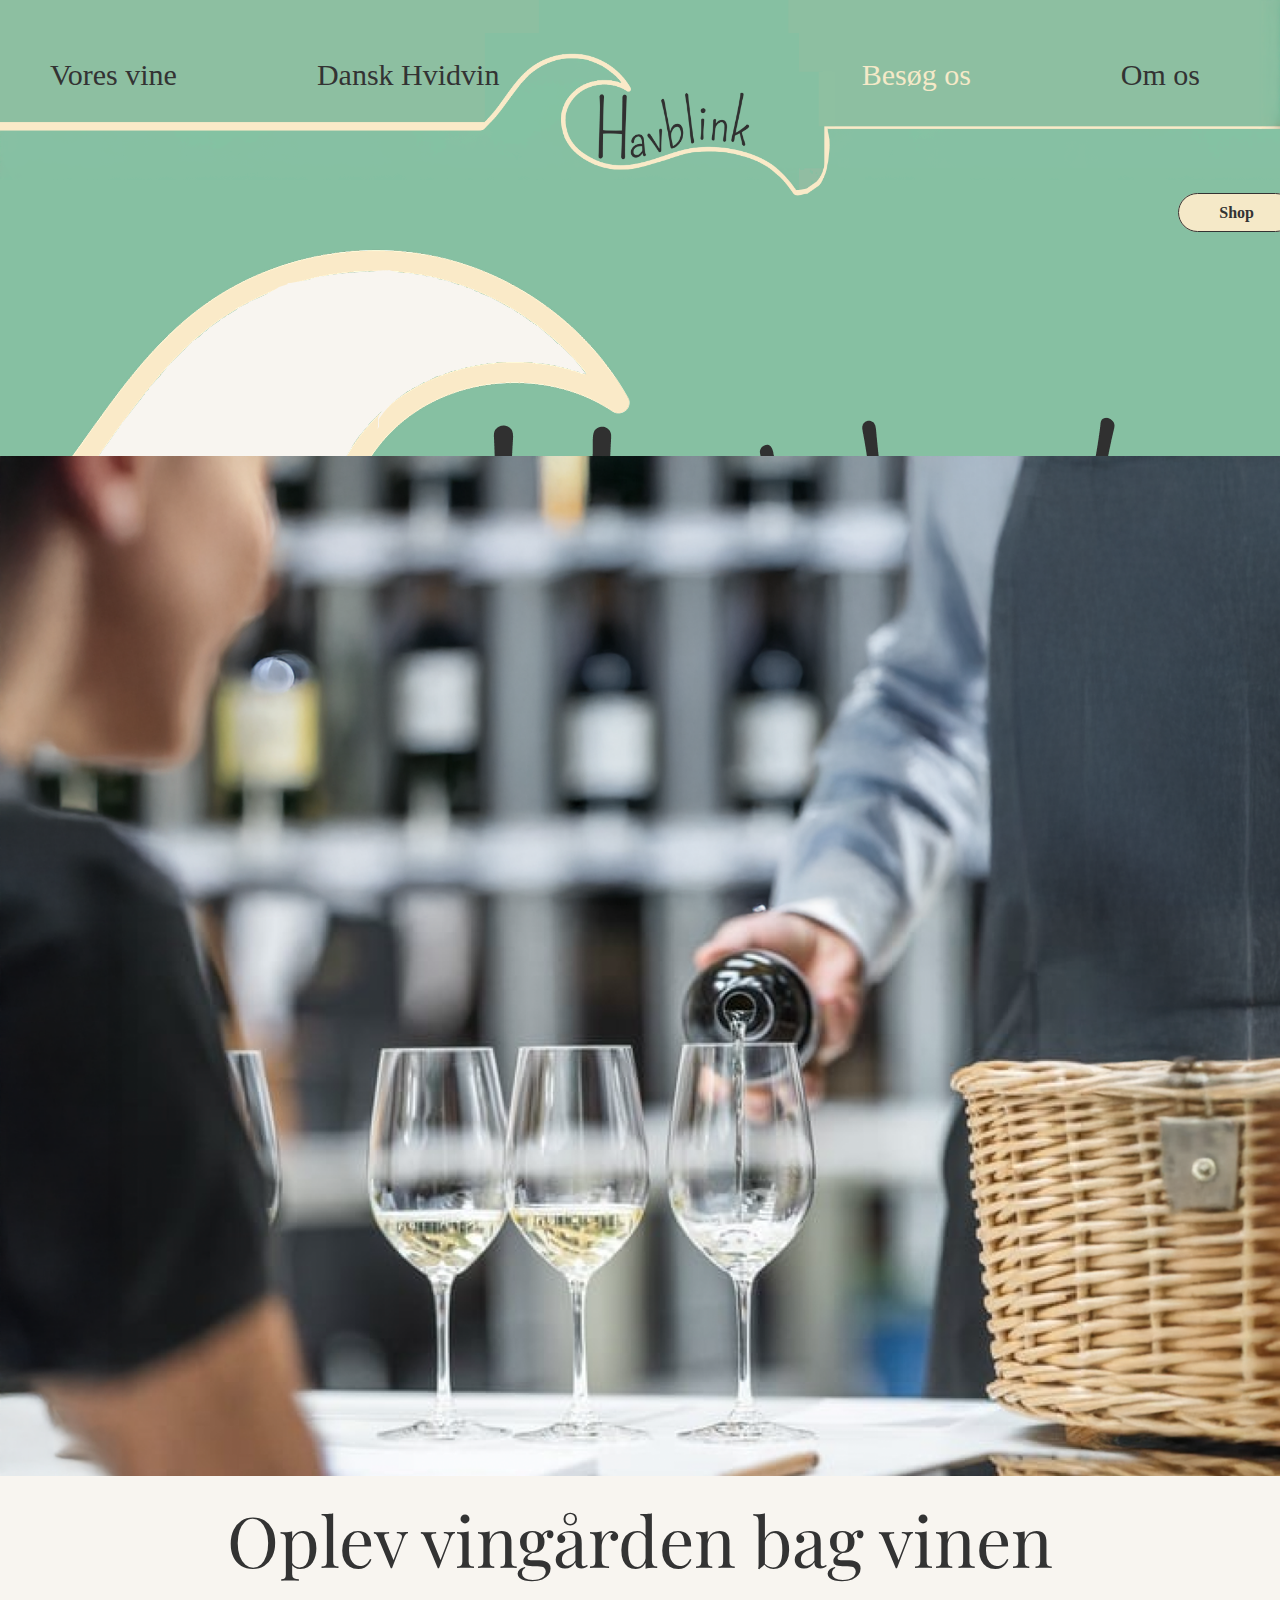
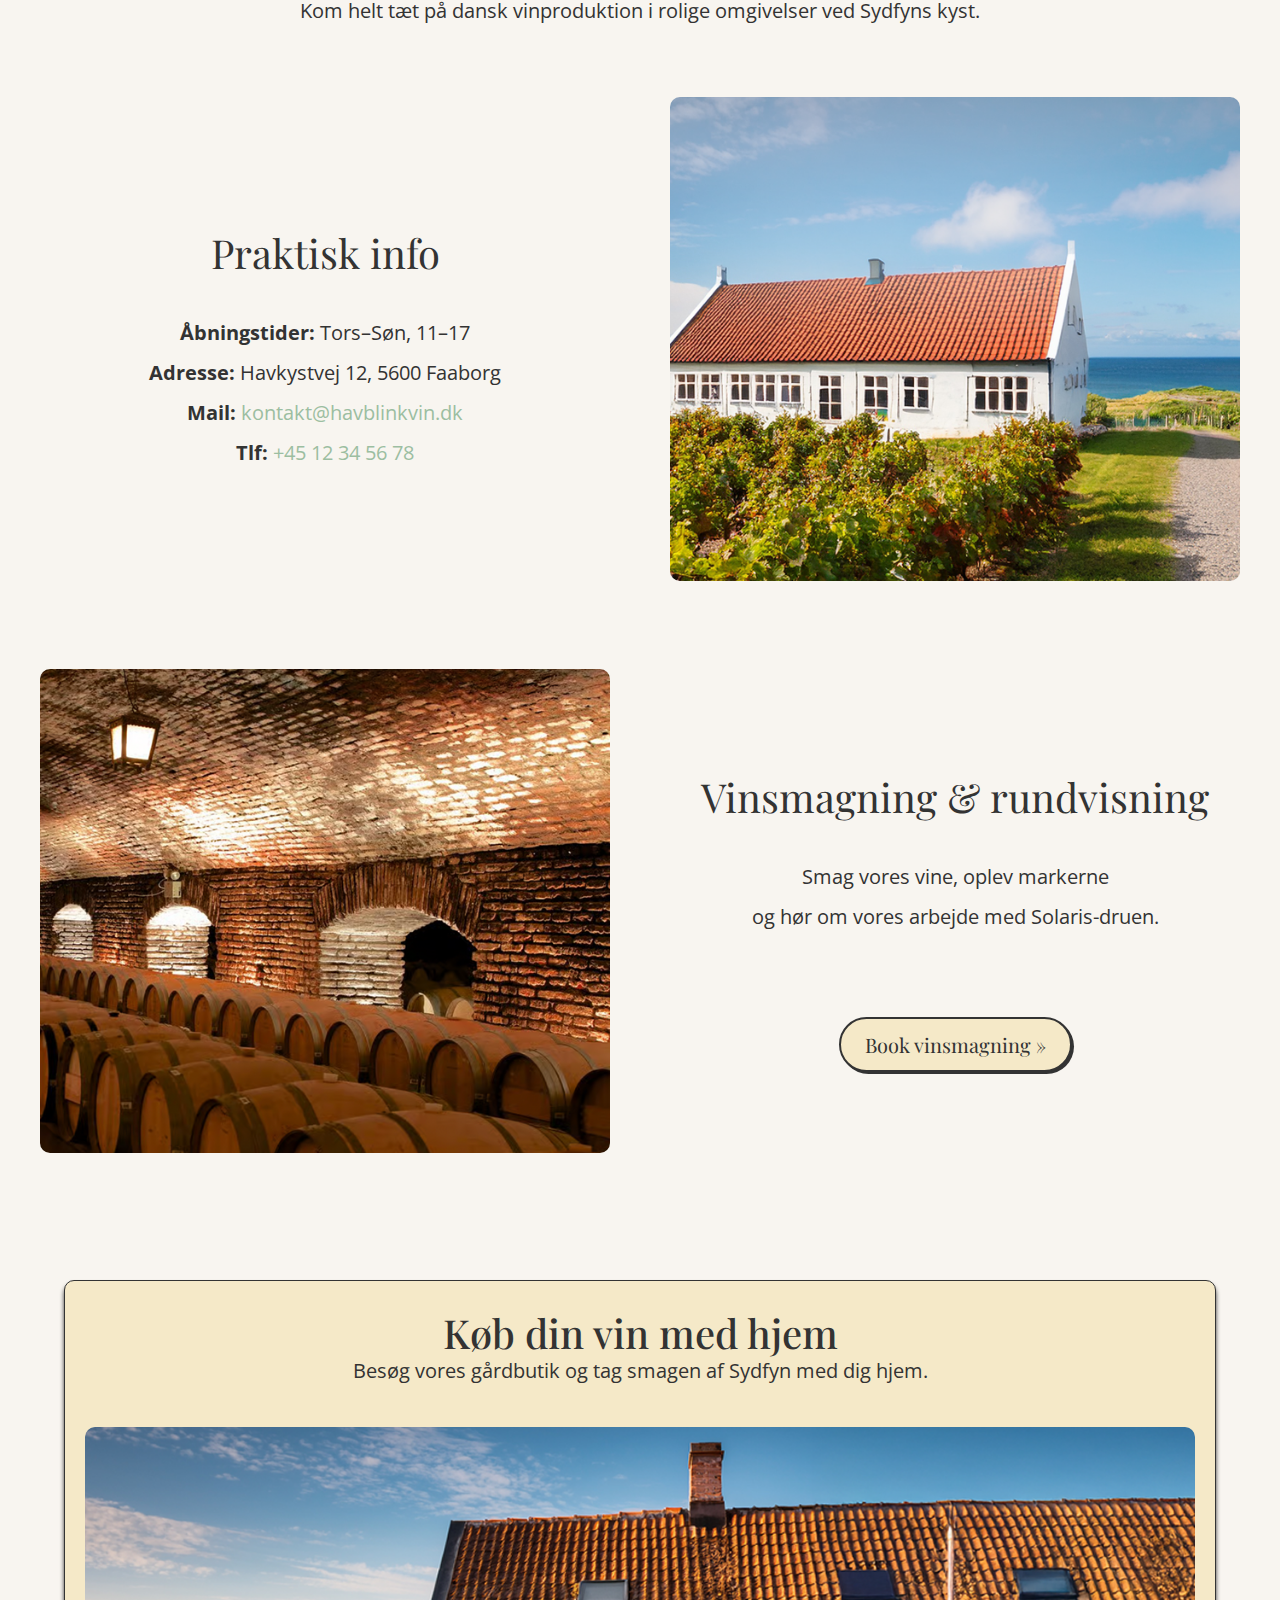
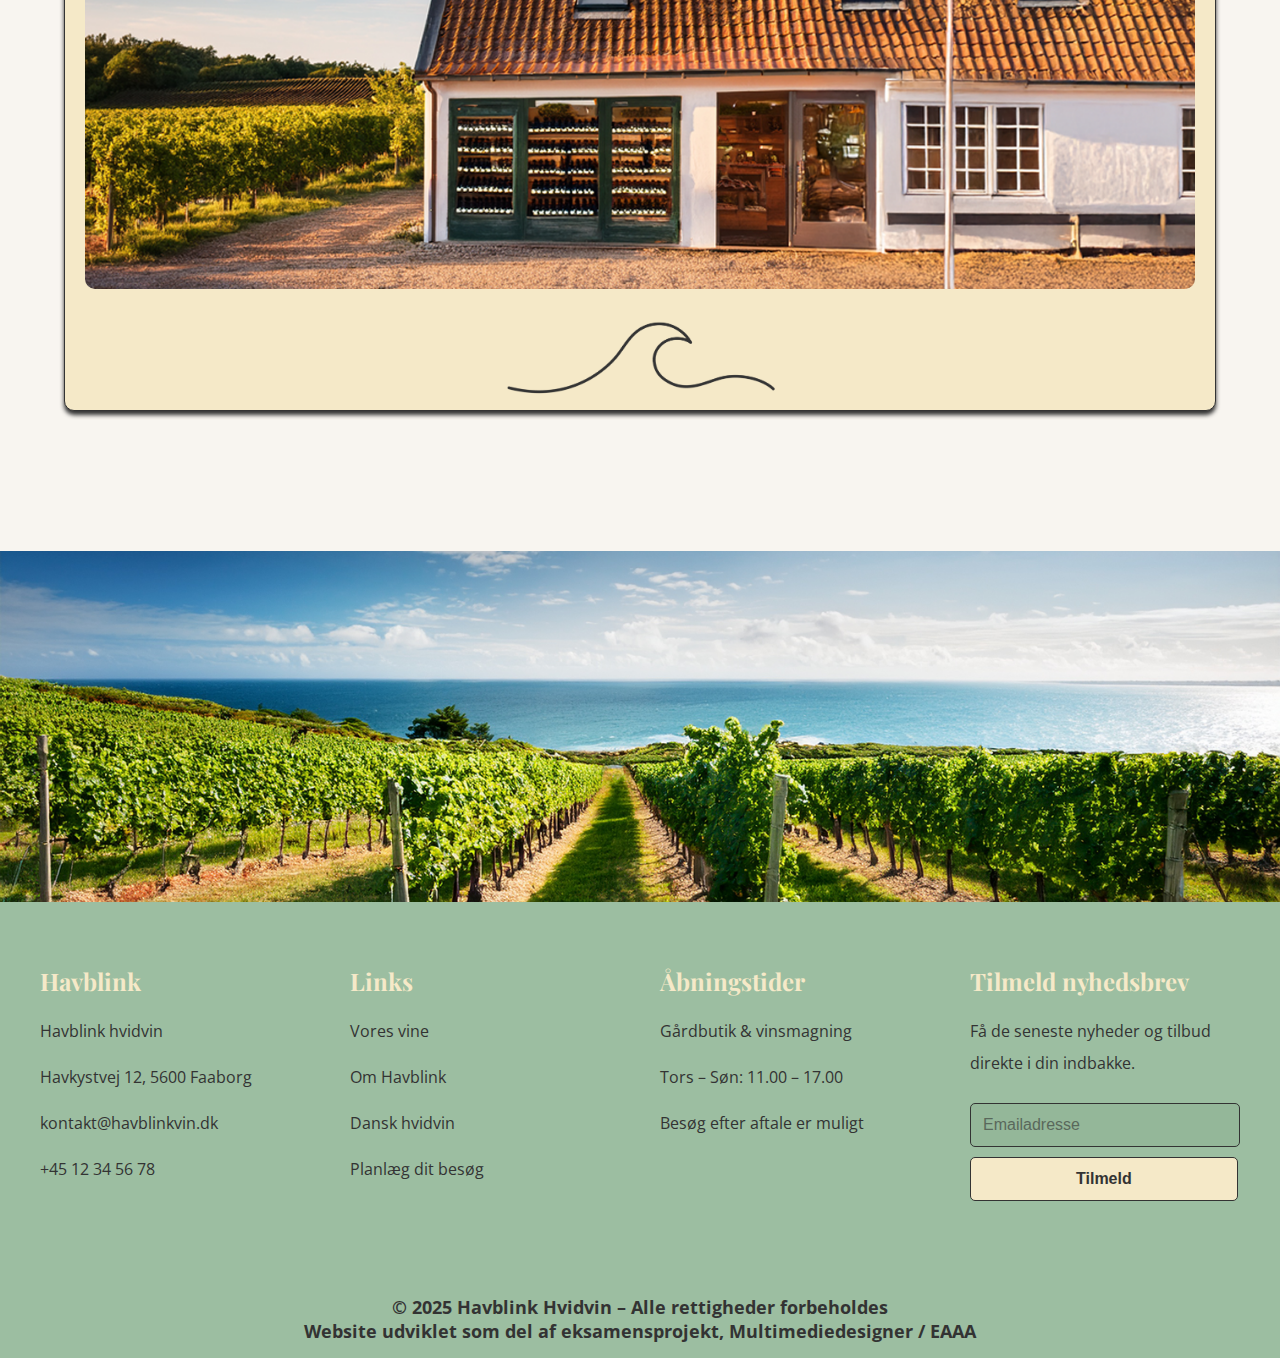
<file: besogos.html>
<!DOCTYPE html>
<html lang="da">
<head>
    <meta charset="UTF-8">
    <meta name="viewport" content="width=device-width, initial-scale=1.0">
    <title>Besøg Havblink</title>
    <link rel="stylesheet" href="headerfooter.css">
    <link rel="stylesheet" href="besogos.css">
    <link rel="icon" href="favicon.ico" type="image/x-icon">
</head>
<body>
    <header>
        <div class="logo-wrapper">
            <img src="images/header/header2.png" alt="Havblink Logo" class="header2" usemap="#logo-ss" id="logo">
            <img src="images/logo/logo2.png" alt="Havblink Logo" id="logo2">
          </div>
          <map name="logo-ss"> <!--koordinater, der matcher billedets dimensioner (1452x150px)-->
              <!--Herunder har jeg lavet et usynligt felt der gør logoet klikbart selvom det bare er et billede-->
           <area shape="rect" coords="660,199,910,80" alt="hjem" href="index.html">
         </map>
      <!-- Burger Menu -->
      <div class="burger-menu">
        <div class="burger-icon">&#9776;</div>
      </div>

      <!-- Mobilmenu (hidden by default) -->
      <nav class="mobile-nav">
        <a href="index.html">Forside</a>
        <a href="voresvine.html">Vores vine</a>
        <a href="danskhvidvin.html">Dansk hvidvin</a>
        <a href="besogos.html" style="color: #728e79;">Besøg os</a>
        <a href="omos.html">Om os</a>
      </nav>

        <nav class="nav-left">
            <a href="voresvine.html">Vores vine</a>
            <a href="danskhvidvin.html">Dansk Hvidvin</a>
        </nav>
        <nav class="nav-right">
            <a href="besogos.html" style="color: #F5E9C8;">Besøg os</a>
            <a href="omos.html">Om os</a>
        </nav>
      
        <div class="shop-btn">
          <a href="404.html">Shop</a>
        </div>
    </header>
    <main>
        <!-- Hero Section -->
        <section class="hero">
            <img src="images/besog-os/hero2.png" alt="Dansk Hvidvin">
        </section>
        <!-- Intro Section -->
        <section class="intro-section">
            <h2>Oplev vingården bag vinen</h2>
            <p>Kom helt tæt på dansk vinproduktion i rolige omgivelser ved Sydfyns kyst.</p>
        </section>
        <!-- Section 2 --> 
        <section class="visit-info">
            <div class="info-row">
              <div class="text-info">
                <h3>Praktisk info</h3>
                <p><strong>Åbningstider:</strong> Tors–Søn, 11–17</p>
                <p><strong>Adresse:</strong> Havkystvej 12, 5600 Faaborg</p>
                <p><strong>Mail:</strong> <a href="mailto:kontakt@havblinkvin.dk">kontakt@havblinkvin.dk</a></p>
                <p><strong>Tlf:</strong> <a href="tel:+4512345678">+45 12 34 56 78</a></p>
              </div>
              <div class="img-box">
                <img src="images/besog-os/vingaarden.png" alt="Gårdbutik billede">
              </div>
            </div>
          
            <div class="info-row">
              <div class="img-box">
                <img src="images/besog-os/vinkaelder.png" alt="Vinkælder billede">
              </div>
              <div class="text-info">
                <h3>Vinsmagning & rundvisning</h3>
                <p>Smag vores vine, oplev markerne<br> og hør om vores arbejde med Solaris-druen.</p>
                <button class="btn-light" onclick="window.location.href='404.html'">Book vinsmagning »</button>
              </div>
            </div>
          </section>
          
          <section class="gold-cta">
            <h3>Køb din vin med hjem</h3>
            <p>Besøg vores gårdbutik og tag smagen af Sydfyn med dig hjem.</p>
            <img src="images/besog-os/butik.png" alt="Gårdbutik" class="gold-image" />
            <img src="images/logo/wave.png" alt="bølge" class="wave-img" />
          </section>       
    <section class="vineyard">
        <img src="images/landingpage/overfooter.png" alt="Vinmark med havudsigt"/>
    </section>
      </main>
      <footer>
        <div class="footer-columns">
          <div>
                <h4>Havblink</h4>
                <p>Havblink hvidvin</p>
                <p>Havkystvej 12, 5600 Faaborg</p>
                <p><a href="mailto:kontakt@havblinkvin.dk" target="_blank">kontakt@havblinkvin.dk</a></p>
                <p><a href="tel:12345678" target="_blank">+45 12 34 56 78</a></p>
          </div>
          <div>
            <h4>Links</h4>
            <p><a href="voresvine.html">Vores vine</a></p>
            <p><a href="omos.html">Om Havblink</a></p>
            <p><a href="danskhvidvin.html">Dansk hvidvin</a></p>
            <p><a href="besogos.html">Planlæg dit besøg</a></p>
          </div>
          <div>
            <h4>Åbningstider</h4>
            <p>Gårdbutik & vinsmagning</p>
            <p>Tors – Søn: 11.00 – 17.00</p>
            <p>Besøg efter aftale er muligt</p>
          </div>
          <div>
            <h4>Tilmeld nyhedsbrev</h4>
            <p>Få de seneste nyheder og tilbud direkte i din indbakke.</p>
            <input type="email" placeholder="Emailadresse" />
            <button>Tilmeld</button>
          </div>
        </div>
        <p class="footer-note">© 2025 Havblink Hvidvin – Alle rettigheder forbeholdes<br>Website udviklet som del af eksamensprojekt, Multimediedesigner / EAAA</p>
      </footer>
</body>
<script>
  document.addEventListener("DOMContentLoaded", function () {
    const burgerIcon = document.querySelector('.burger-icon');
    const mobileNav = document.querySelector('.mobile-nav');

    // Toggle visning
    burgerIcon.addEventListener('click', function () {
      mobileNav.classList.toggle('show');
    });

    // Luk menu når man klikker på et link
    const links = mobileNav.querySelectorAll('a');
    links.forEach(link => {
      link.addEventListener('click', function () {
        mobileNav.classList.remove('show');
      });
    });
  });
</script>
</html>
</file>
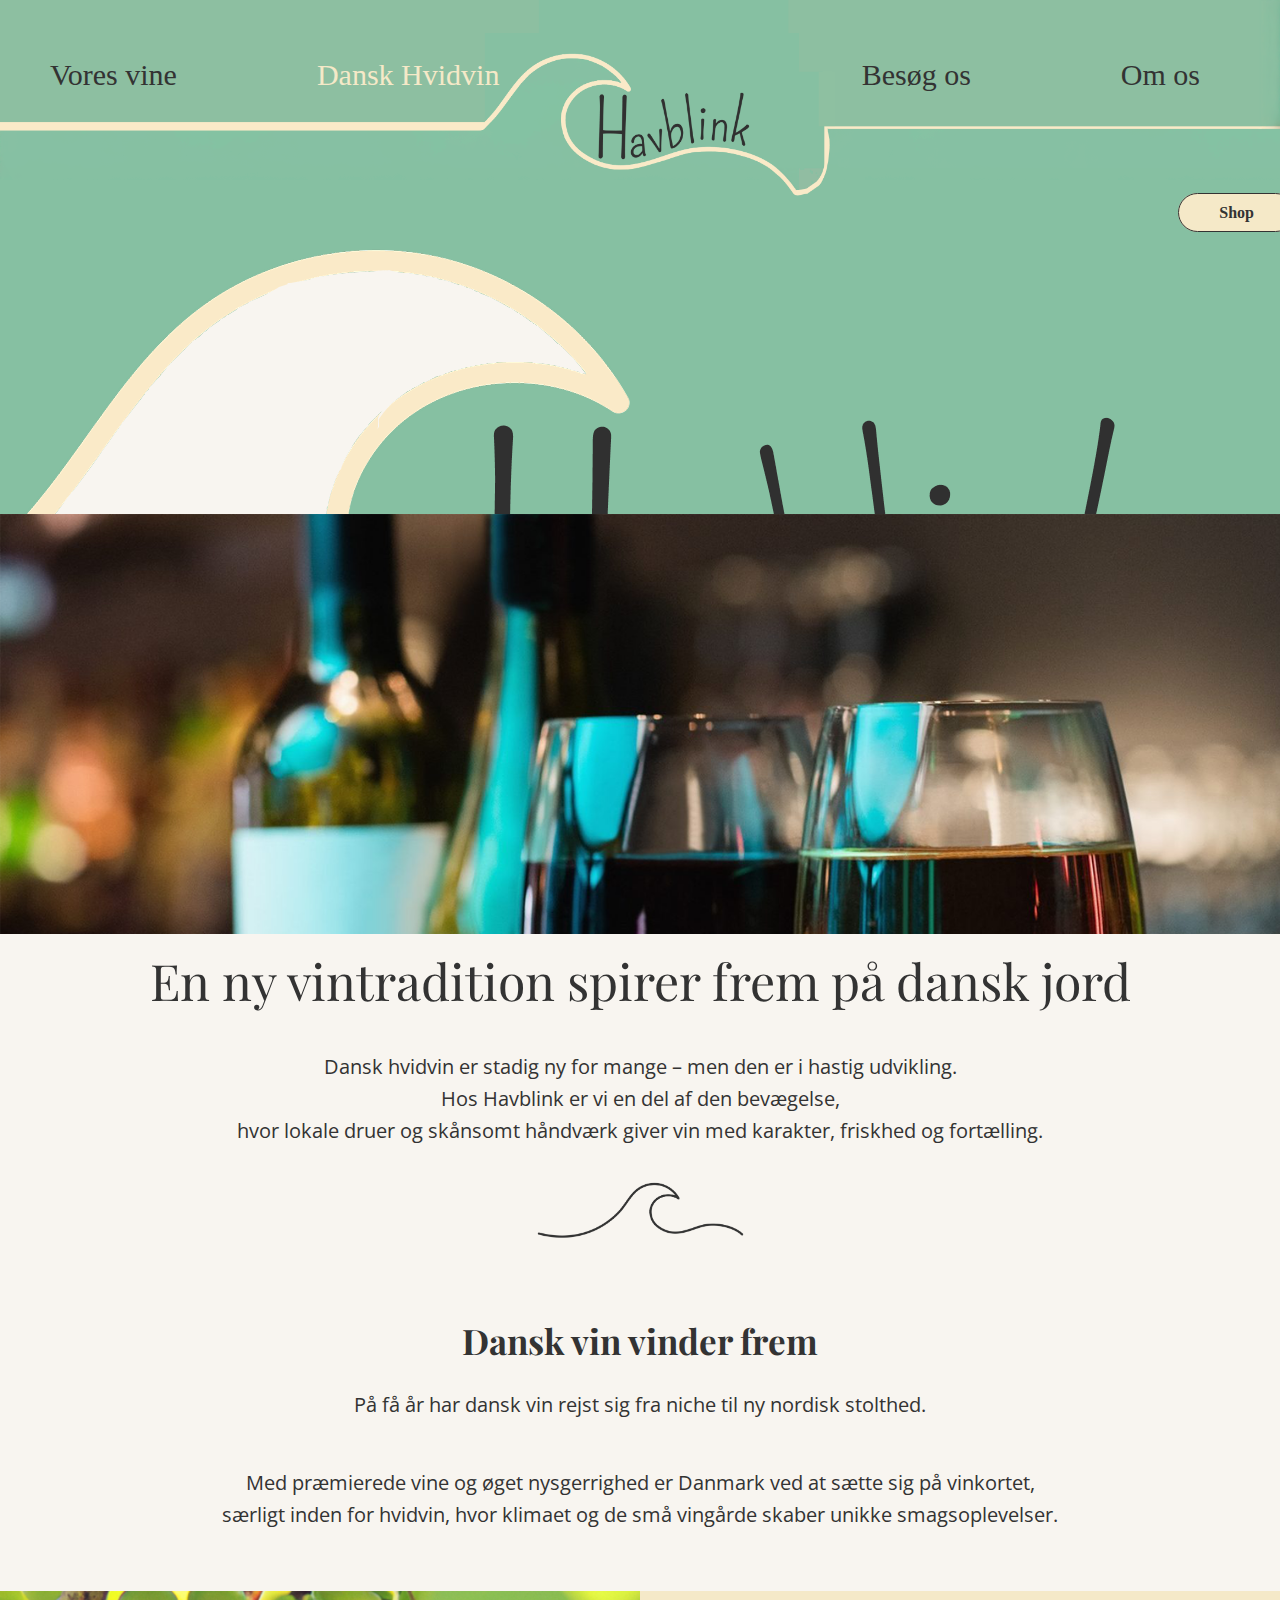
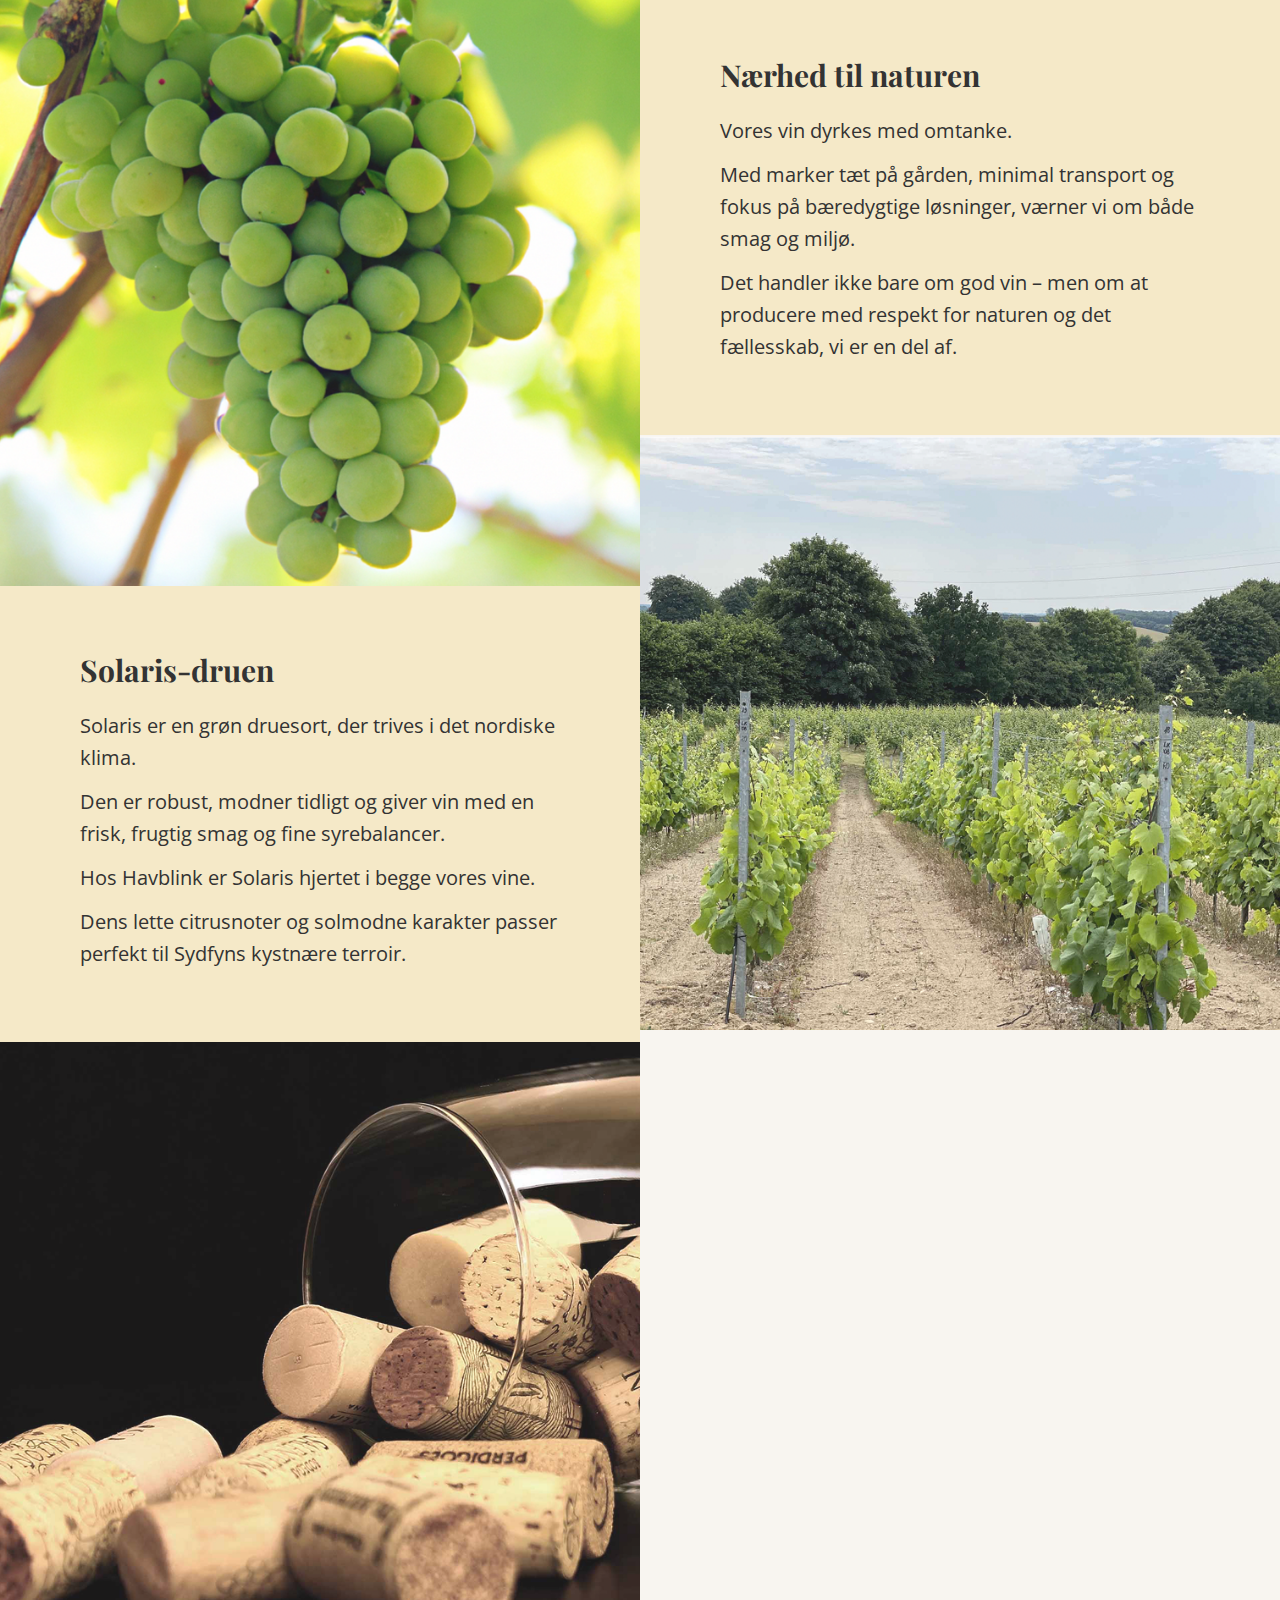
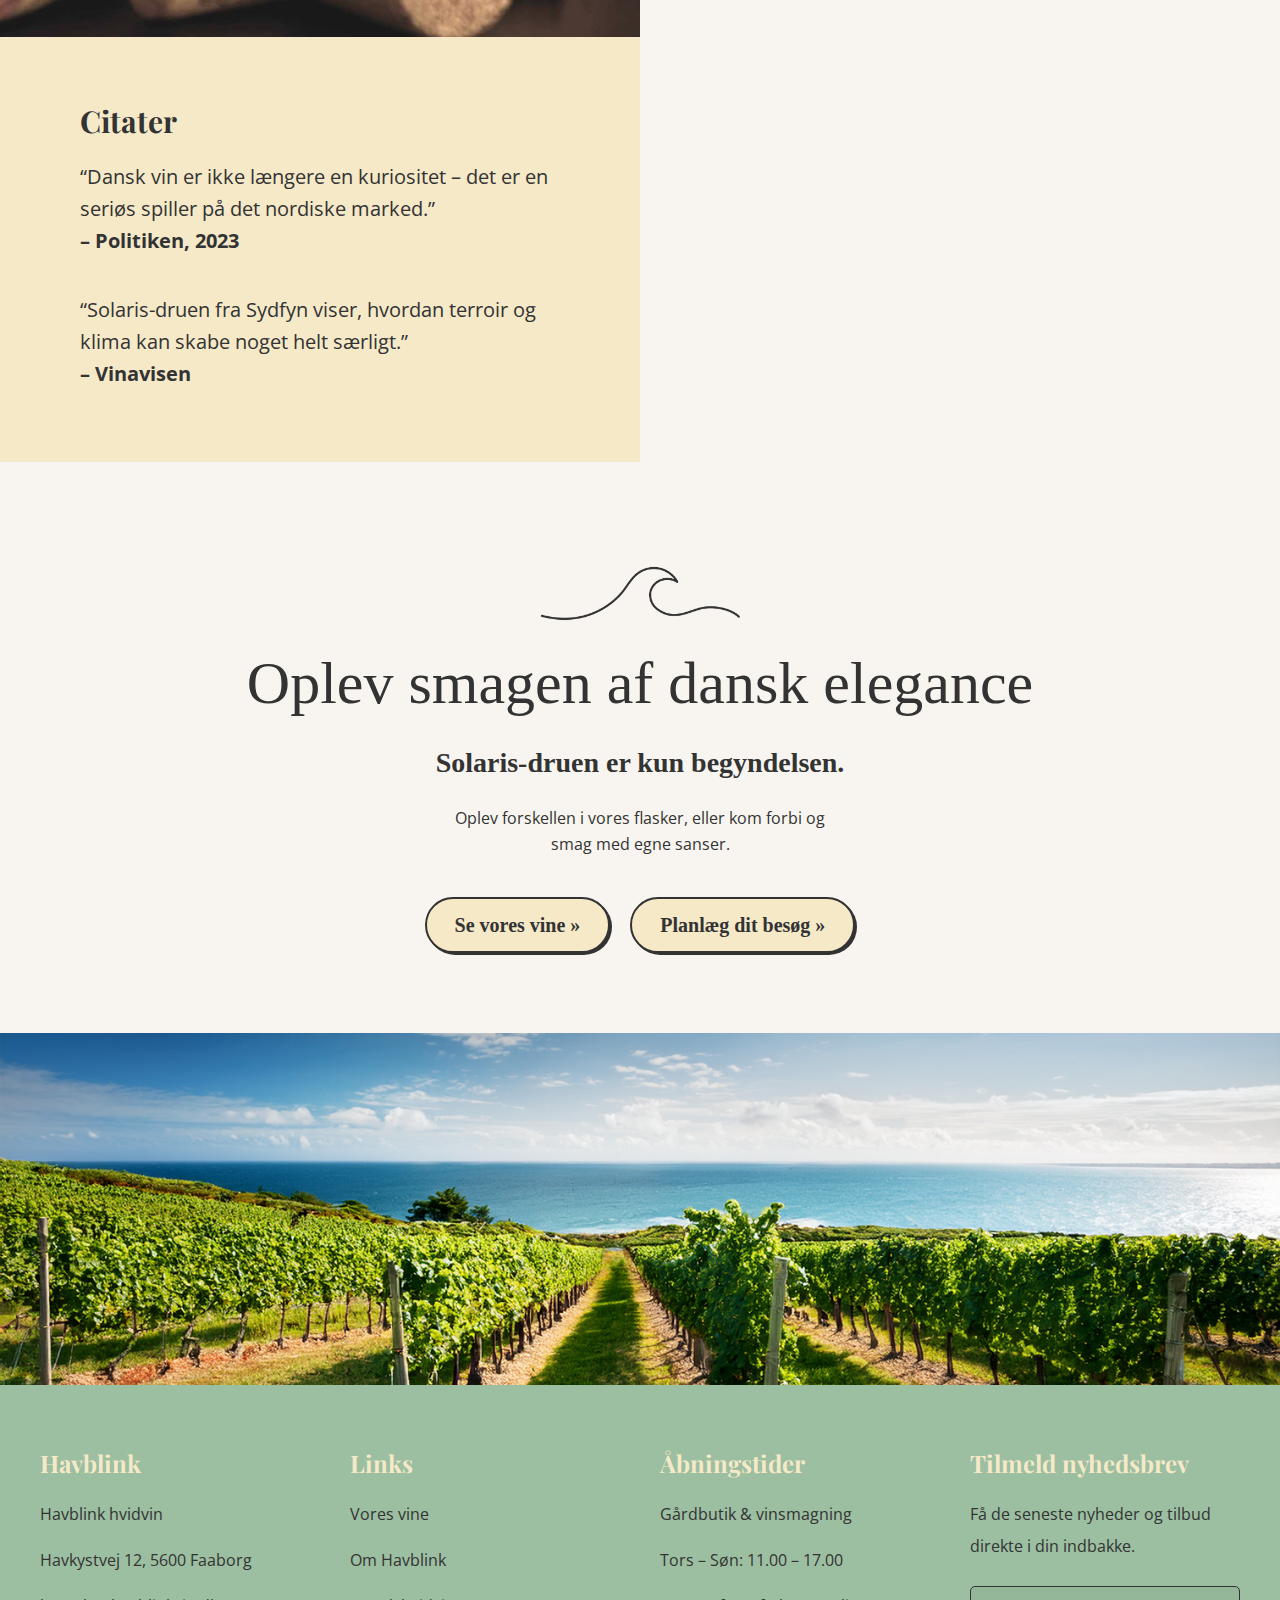
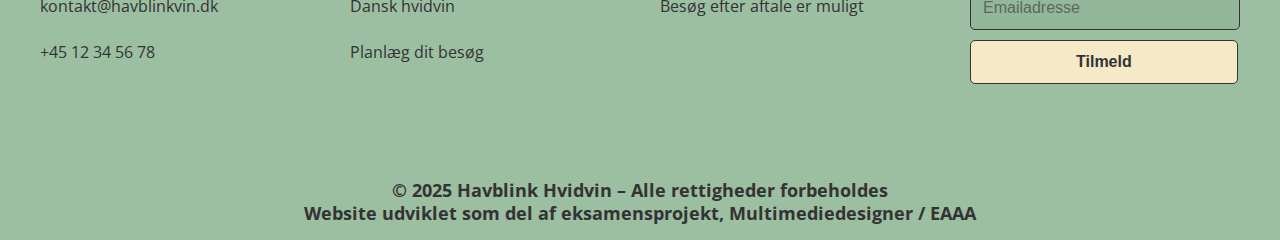
<file: danskhvidvin.html>
<!DOCTYPE html>
<html lang="da">
<head>
    <meta charset="UTF-8">
    <meta name="viewport" content="width=device-width, initial-scale=1.0">
    <title>Ny vintradition</title>
    <link rel="stylesheet" href="headerfooter.css">
    <link rel="stylesheet" href="danskhvidvin.css">
    <link rel="icon" href="favicon.ico" type="image/x-icon">
</head>
<body>
    <header>
        <div class="logo-wrapper">
            <img src="images/header/header2.png" alt="Havblink Logo" class="header2" usemap="#logo-ss" id="logo">
            <img src="images/logo/logo2.png" alt="Havblink Logo" id="logo2">
          </div>
          <map name="logo-ss"> <!--koordinater, der matcher billedets dimensioner (1452x150px)-->
              <!--Herunder har jeg lavet et usynligt felt der gør logoet klikbart selvom det bare er et billede-->
           <area shape="rect" coords="660,199,910,80" alt="hjem" href="index.html">
         </map>
         <!-- Burger Menu -->
       <div class="burger-menu">
        <div class="burger-icon">&#9776;</div>
      </div>

      <!-- Mobilmenu (hidden by default) -->
      <nav class="mobile-nav">
        <a href="index.html">Forside</a>
        <a href="voresvine.html">Vores vine</a>
        <a href="danskhvidvin.html" style="color: #728e79;">Dansk hvidvin</a>
        <a href="besogos.html">Besøg os</a>
        <a href="omos.html">Om os</a>
      </nav>

        <nav class="nav-left">
            <a href="voresvine.html">Vores vine</a>
            <a href="danskhvidvin.html" style="color: #F5E9C8;">Dansk Hvidvin</a>
        </nav>
        <nav class="nav-right">
            <a href="besogos.html">Besøg os</a>
            <a href="omos.html">Om os</a>
        </nav>
      
        <div class="shop-btn">
          <a href="404.html">Shop</a>
        </div>
      </header>
    <main>
        <!-- Hero Section -->
        <section class="hero">
            <img src="images/dansk-hvidvin/hero.png" alt="Dansk Hvidvin">
          </section>
        <!-- Intro Section -->
        <section class="intro-section">
            <h2>En ny vintradition spirer frem på dansk jord</h2>
            <p>Dansk hvidvin er stadig ny for mange – men den er i hastig udvikling. 
            <br>Hos Havblink er vi en del af den bevægelse, 
            <br>hvor lokale druer og skånsomt håndværk giver vin med karakter, friskhed og fortælling.</p>
        </section>
        
        <img src="images/logo/wave.png" alt="Bølge" class="wave">

        <!-- intro section 2-->
        <section class="intro-section2">
            <h2>Dansk vin vinder frem</h2>
            <p>På få år har dansk vin rejst sig fra niche til ny nordisk stolthed.</p> 
            <br><p>Med præmierede vine og øget nysgerrighed er Danmark ved at sætte sig på vinkortet, 
            <br>særligt inden for hvidvin, hvor klimaet og de små vingårde skaber unikke smagsoplevelser.</p>
        </section>
        
        <section class="grid-section">
          <!-- Række 1 -->
          <div class="grid-row">
            <div class="image-block">
              <img src="images/dansk-hvidvin/solaris-druen.png" alt="Solaris druer">
            </div>
            <div class="text-block">
              <h3>Solaris-druen</h3>
              <p>Solaris er en grøn druesort, der trives i det nordiske klima.</p>
              <p>Den er robust, modner tidligt og giver vin med en frisk, frugtig smag og fine syrebalancer.</p>
              <p>Hos Havblink er Solaris hjertet i begge vores vine.</p>
              <p>Dens lette citrusnoter og solmodne karakter passer perfekt til Sydfyns kystnære terroir.</p>
            </div>
          </div>
        
          <!-- Række 2 -->
          <div class="grid-row">
            <div class="text-block">
              <h3>Nærhed til naturen</h3>
              <p>Vores vin dyrkes med omtanke.</p>
              <p>Med marker tæt på gården, minimal transport og fokus på bæredygtige løsninger, værner vi om både smag og miljø.</p>
              <p>Det handler ikke bare om god vin – men om at producere med respekt for naturen og det fællesskab, vi er en del af.</p>
            </div>
            <div class="image-block">
              <img src="images/dansk-hvidvin/natur.png" alt="Vinmark på Sydfyn">
            </div>
          </div>
        
          <!-- Række 3 -->
          <div class="grid-row">
            <div class="image-block">
              <img src="images/dansk-hvidvin/cork.png" alt="Vinpropper i glas">
            </div>
            <div class="text-block">
              <h3>Citater</h3>
              <p>“Dansk vin er ikke længere en kuriositet – det er en seriøs spiller på det nordiske marked.”<br><strong>– Politiken, 2023</strong></p><br>
              <p>“Solaris-druen fra Sydfyn viser, hvordan terroir og klima kan skabe noget helt særligt.”<br><strong>– Vinavisen</strong></p>
            </div>
          </div>
        </section>

          <section class="elegance-section">
            <img src="images/logo/wave.png" alt="Dekorativ bølge" class="wave-icon">
            <h2>Oplev smagen af dansk elegance</h2>
            <h3>Solaris-druen er kun begyndelsen.</h3>
            <p>Oplev forskellen i vores flasker, eller kom forbi og<br>smag med egne sanser.</p>
            <div class="cta-buttons">
              <a href="voresvine.html" class="btn-light">Se vores vine »</a>
              <a href="besogos.html" class="btn-light">Planlæg dit besøg »</a>
            </div>
          </section>
    </main>
    <section class="vineyard">
        <img src="images/landingpage/overfooter.png" alt="Vinmark med havudsigt" />
      </section>
      </main>
      <footer>
        <div class="footer-columns">
          <div>
                <h4>Havblink</h4>
                <p>Havblink hvidvin</p>
                <p>Havkystvej 12, 5600 Faaborg</p>
                <p><a href="mailto:kontakt@havblinkvin.dk" target="_blank">kontakt@havblinkvin.dk</a></p>
                <p><a href="tel:12345678" target="_blank">+45 12 34 56 78</a></p>
          </div>
          <div>
            <h4>Links</h4>
            <p><a href="voresvine.html">Vores vine</a></p>
            <p><a href="omos.html">Om Havblink</a></p>
            <p><a href="danskhvidvin.html">Dansk hvidvin</a></p>
            <p><a href="besogos.html">Planlæg dit besøg</a></p>
          </div>
          <div>
            <h4>Åbningstider</h4>
            <p>Gårdbutik & vinsmagning</p>
            <p>Tors – Søn: 11.00 – 17.00</p>
            <p>Besøg efter aftale er muligt</p>
          </div>
          <div>
            <h4>Tilmeld nyhedsbrev</h4>
            <p>Få de seneste nyheder og tilbud direkte i din indbakke.</p>
            <input type="email" placeholder="Emailadresse" />
            <button>Tilmeld</button>
          </div>
        </div>
        <p class="footer-note">© 2025 Havblink Hvidvin – Alle rettigheder forbeholdes<br>Website udviklet som del af eksamensprojekt, Multimediedesigner / EAAA</p>
      </footer>
</body>
<script>
  document.addEventListener("DOMContentLoaded", function () {
    const burgerIcon = document.querySelector('.burger-icon');
    const mobileNav = document.querySelector('.mobile-nav');

    // Toggle visning
    burgerIcon.addEventListener('click', function () {
      mobileNav.classList.toggle('show');
    });

    // Luk menu når man klikker på et link
    const links = mobileNav.querySelectorAll('a');
    links.forEach(link => {
      link.addEventListener('click', function () {
        mobileNav.classList.remove('show');
      });
    });
  });
</script>
</html>
</file>
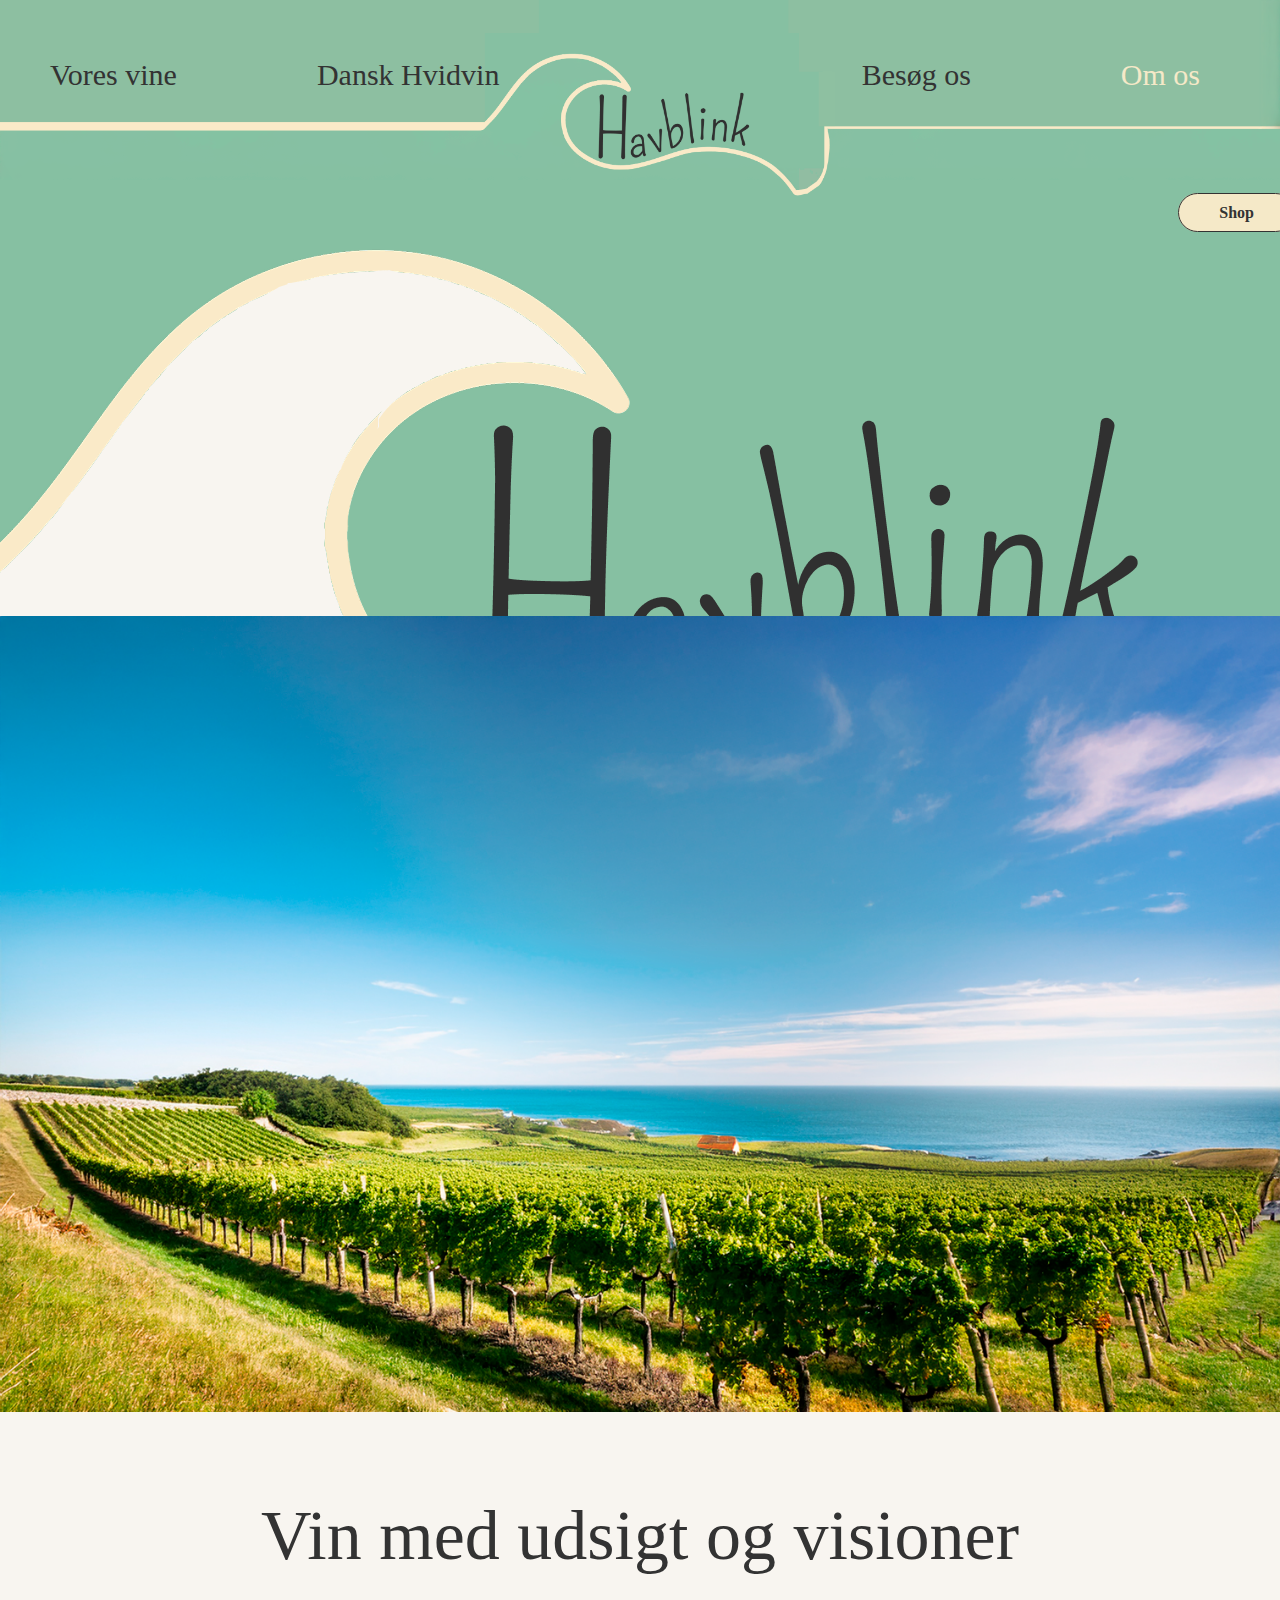
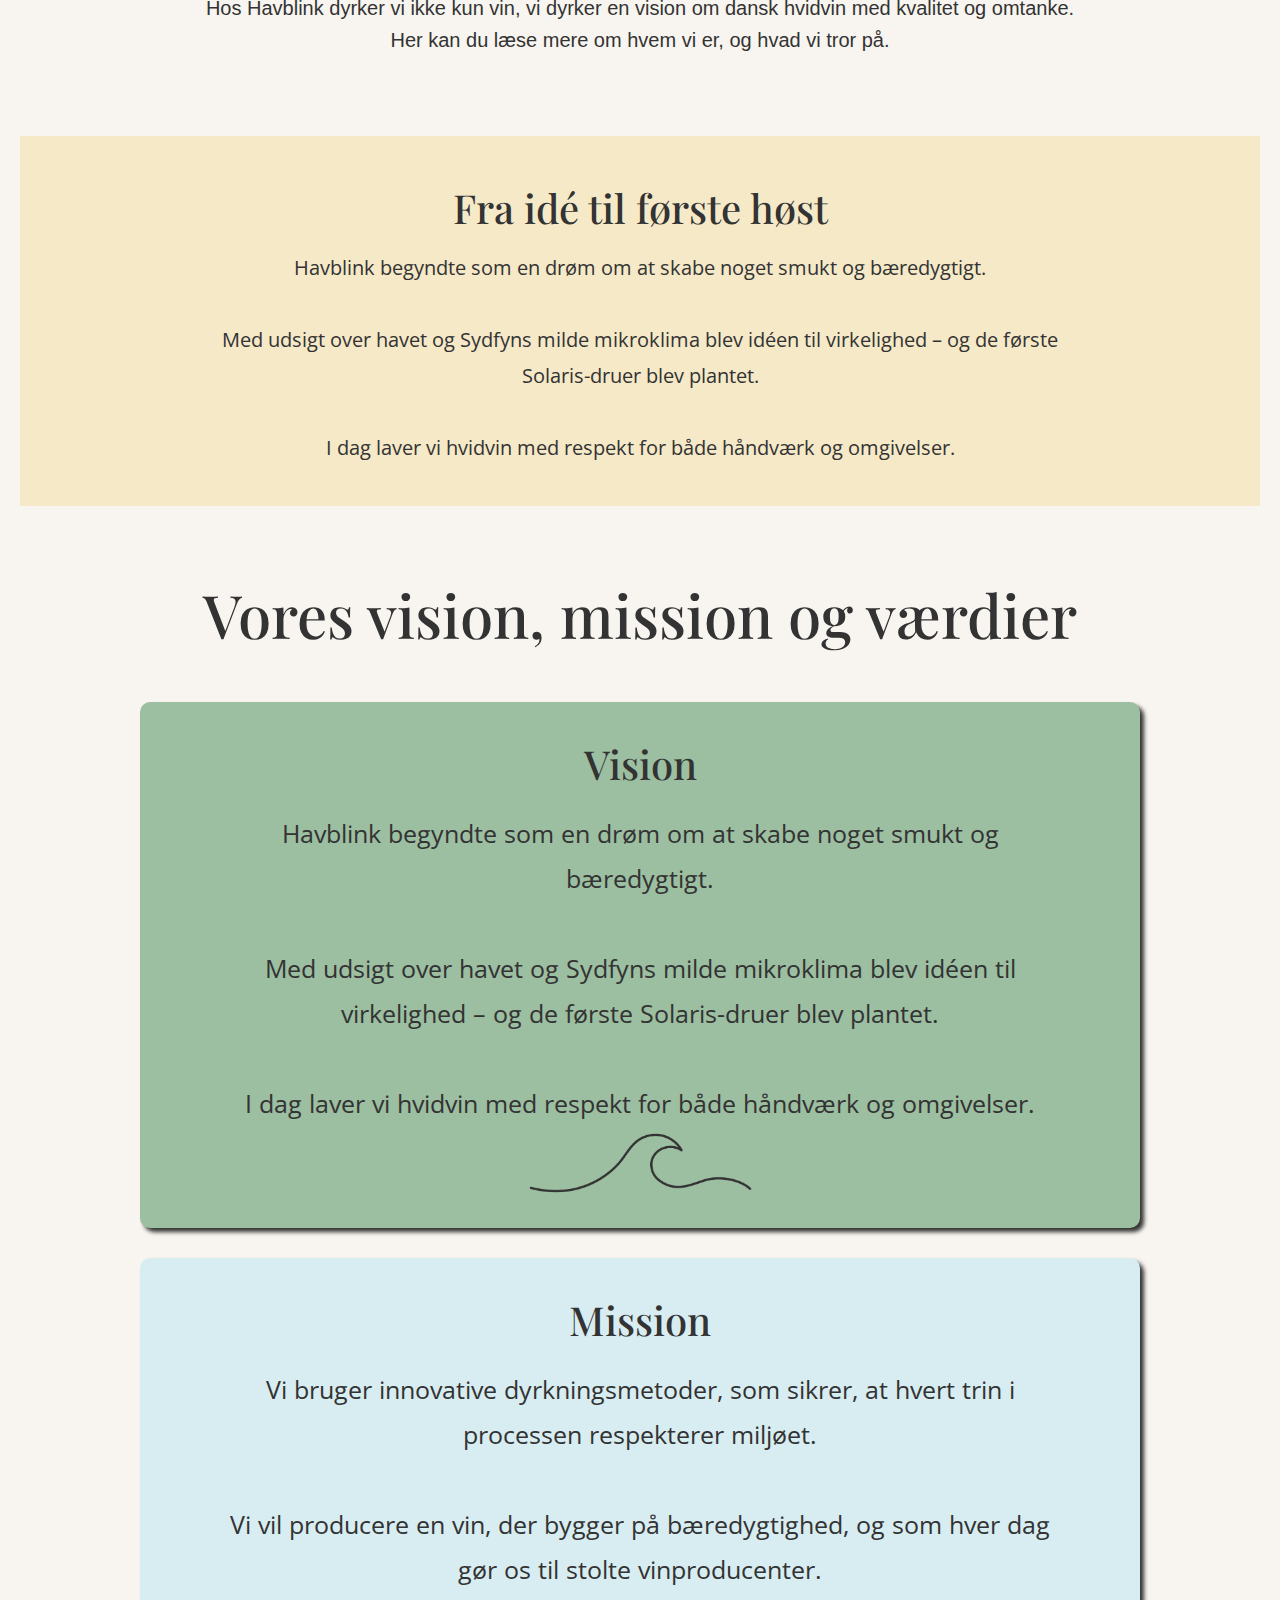
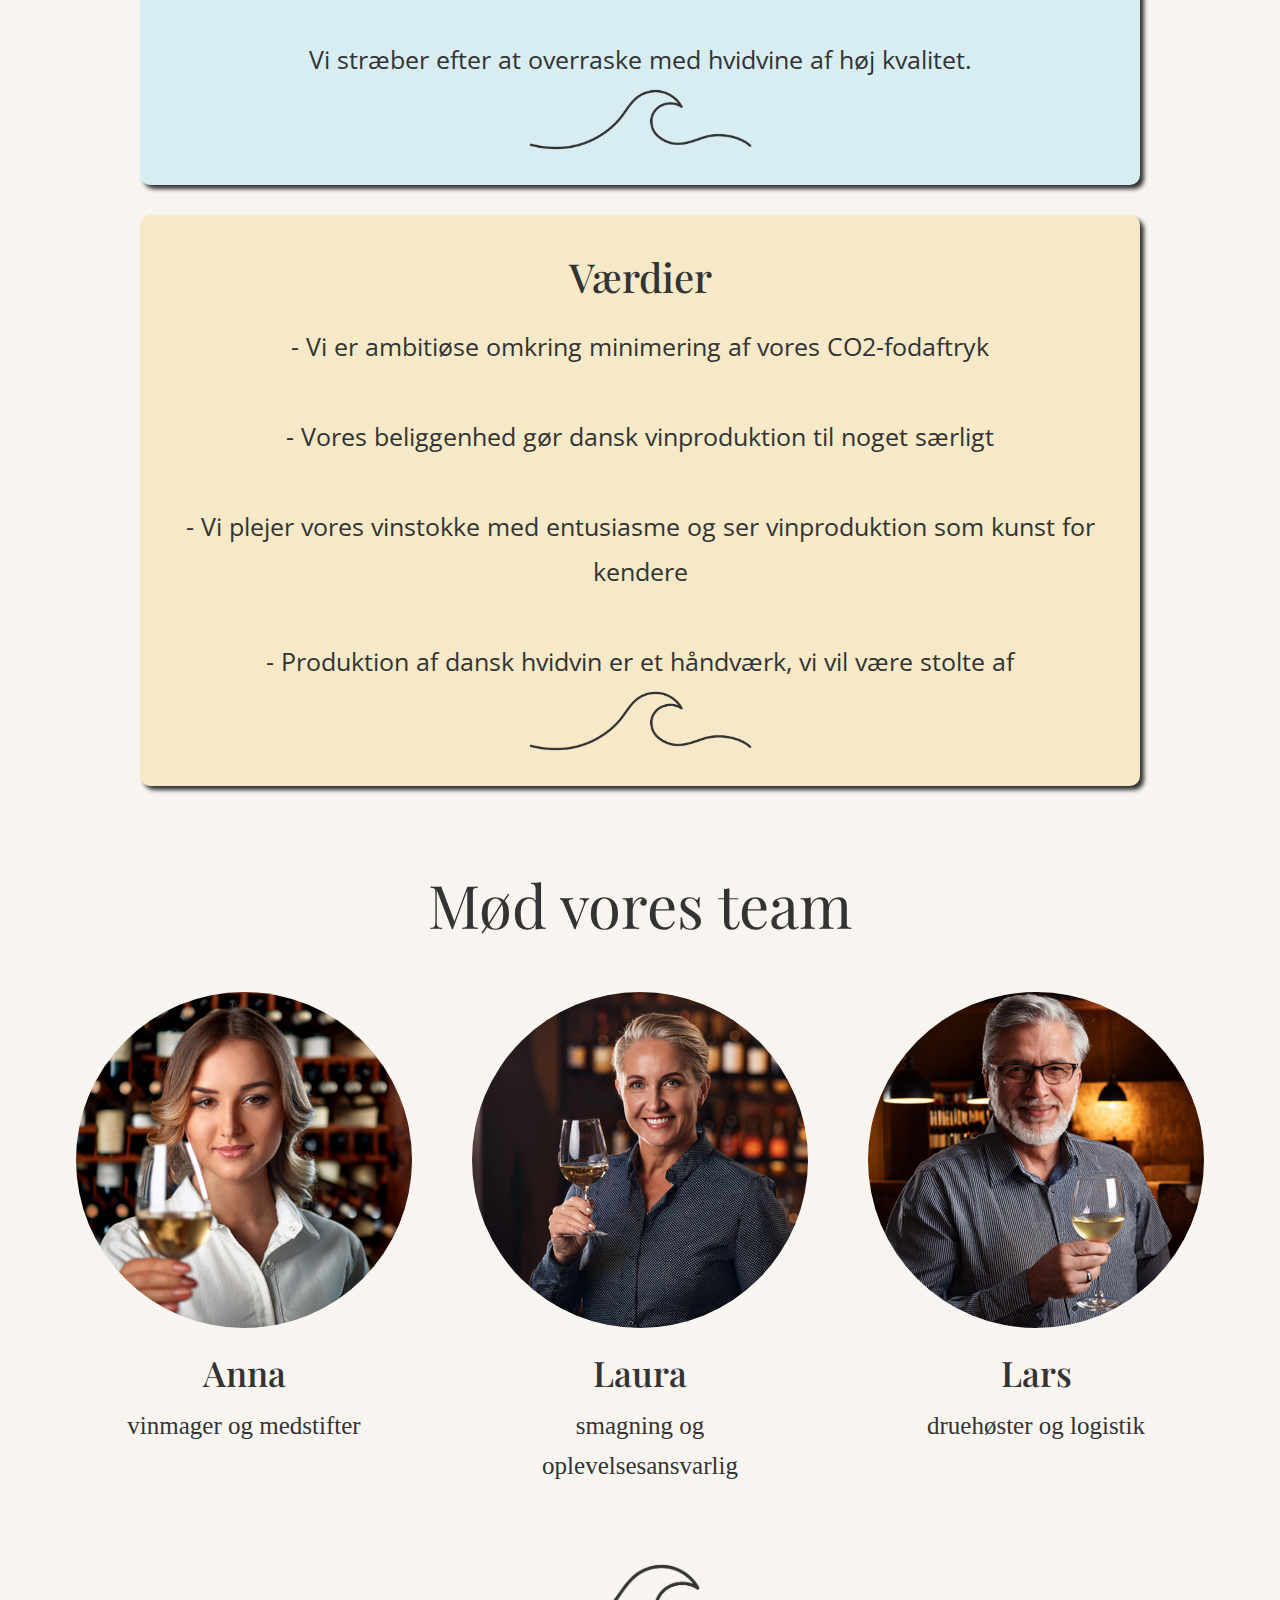
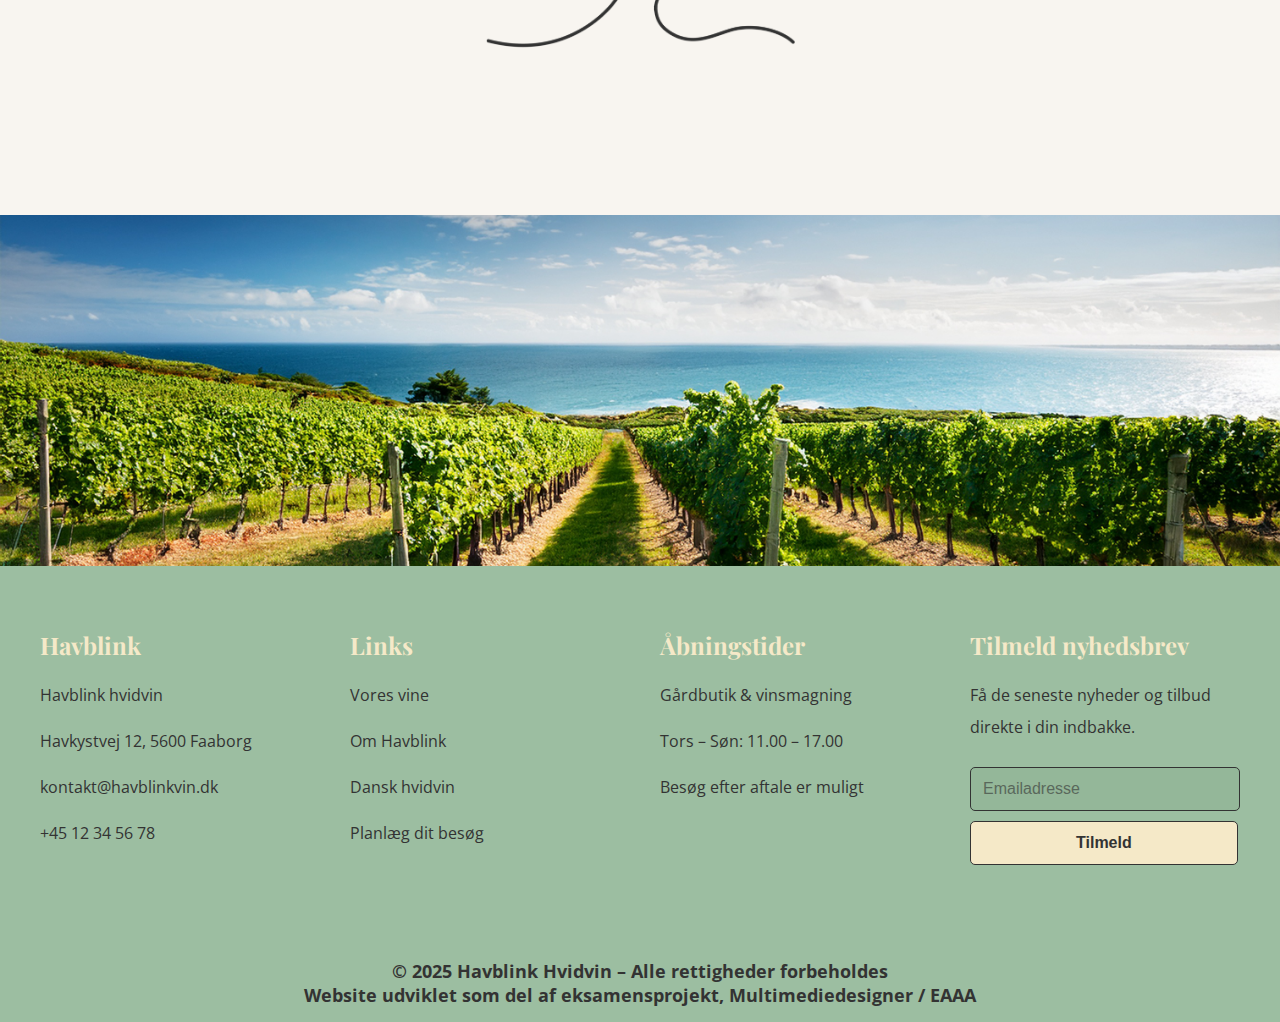
<file: omos.html>
<!DOCTYPE html>
<html lang="da">
<head>
    <meta charset="UTF-8">
    <meta name="viewport" content="width=device-width, initial-scale=1.0">
    <title>Om Havblink</title>
    <link rel="stylesheet" href="headerfooter.css">
    <link rel="stylesheet" href="omos.css">
    <link rel="icon" href="favicon.ico" type="image/x-icon">
</head>
<body>
    <header>
        <div class="logo-wrapper">
            <img src="images/header/header2.png" alt="Havblink Logo" class="header2" usemap="#logo-ss" id="logo">
            <img src="images/logo/logo2.png" alt="Havblink Logo" id="logo2">
          </div>
          <map name="logo-ss"> <!--koordinater, der matcher billedets dimensioner (1452x150px)-->
              <!--Herunder har jeg lavet et usynligt felt der gør logoet klikbart selvom det bare er et billede-->
           <area shape="rect" coords="660,199,910,80" alt="hjem" href="index.html">
         </map>
      <!-- Burger Menu -->
      <div class="burger-menu">
        <div class="burger-icon">&#9776;</div>
      </div>

      <!-- Mobilmenu (hidden by default) -->
      <nav class="mobile-nav">
        <a href="index.html">Forside</a>
        <a href="voresvine.html">Vores vine</a>
        <a href="danskhvidvin.html">Dansk hvidvin</a>
        <a href="besogos.html">Besøg os</a>
        <a href="omos.html" style="color: #728e79;">Om os</a>
      </nav>

        <nav class="nav-left">
            <a href="voresvine.html">Vores vine</a>
            <a href="danskhvidvin.html">Dansk Hvidvin</a>
        </nav>
        <nav class="nav-right">
            <a href="besogos.html">Besøg os</a>
            <a href="omos.html" style="color: #F5E9C8;">Om os</a>
        </nav>
      
        <div class="shop-btn">
          <a href="404.html">Shop</a>
        </div>
      </header>
    <main>
        <!-- Hero Section -->
        <section class="hero">
            <img src="images/om-os/hero.png" alt="Om Havblink">
        </section>
        <!-- Intro Section -->
        <section class="intro-section">
            <h2>Vin med udsigt og visioner</h2>
            <p>Hos Havblink dyrker vi ikke kun vin, vi dyrker en vision om dansk hvidvin med kvalitet og omtanke. 
            <br>Her kan du læse mere om hvem vi er, og hvad vi tror på.</p>
        </section>
        <!-- About vision -->
        <section class="about-vision">
            <div class="intro-text">
              <h4>Fra idé til første høst</h4>
              <p>
                Havblink begyndte som en drøm om at skabe noget smukt og bæredygtigt.
                <br><br>Med udsigt over havet og Sydfyns milde mikroklima blev idéen til virkelighed – og de første 
                <br>Solaris-druer blev plantet.
                <br><br>I dag laver vi hvidvin med respekt for både håndværk og omgivelser.
              </p>
            </div>
          
            <h2 class="section-title">Vores vision, mission og værdier</h2>
          
            <div class="value-box vision-box">
              <h3>Vision</h3>
              <p>
                Havblink begyndte som en drøm om at skabe noget smukt og <br>bæredygtigt.<br>
                <br>Med udsigt over havet og Sydfyns milde mikroklima blev idéen til 
                <br>virkelighed – og de første Solaris-druer blev plantet.<br>
                <br>I dag laver vi hvidvin med respekt for både håndværk og omgivelser.
              </p>
              <img src="images/logo/wave.png" alt="bølge" class="wave-icon" />
            </div>
          
            <div class="value-box mission-box">
              <h3>Mission</h3>
              <p>
                Vi bruger innovative dyrkningsmetoder, som sikrer, at hvert trin i <br>processen respekterer miljøet.<br>
                <br>Vi vil producere en vin, der bygger på bæredygtighed, og som hver dag <br>gør os til stolte vinproducenter.<br>
                <br>Vi stræber efter at overraske med hvidvine af høj kvalitet.
              </p>
              <img src="images/logo/wave.png" alt="bølge" class="wave-icon" />
            </div>
          
            <div class="value-box vaerdier-box">
              <h3>Værdier</h3>
              <ul>
                <li>- Vi er ambitiøse omkring minimering af vores CO2-fodaftryk</li>
                <br><li>- Vores beliggenhed gør dansk vinproduktion til noget særligt</li>
                <br><li>- Vi plejer vores vinstokke med entusiasme og ser vinproduktion som kunst for kendere</li>
                <br><li>- Produktion af dansk hvidvin er et håndværk, vi vil være stolte af</li>
              </ul>
              <img src="images/logo/wave.png" alt="bølge" class="wave-icon" />
            </div>
          </section>
          
          <section class="team-section">
            <h2>Mød vores team</h2>
            <div class="team-grid">
              <div class="team-member">
                <img src="images/om-os/anna.png" alt="Anna">
                <h4>Anna</h4>
                <p>vinmager og medstifter</p>
              </div>
              <div class="team-member">
                <img src="images/om-os/laura.png" alt="Laura">
                <h4>Laura</h4>
                <p>smagning og <br>oplevelsesansvarlig</p>
              </div>
              <div class="team-member">
                <img src="images/om-os/lars.png" alt="Lars">
                <h4>Lars</h4>
                <p>druehøster og logistik</p>
              </div>
            </div>
            <img src="images/logo/wave.png" alt="bølge" class="wave-icon center" />
          </section>
          <section class="vineyard">
            <img src="images/landingpage/overfooter.png" alt="Vinmark med havudsigt" />
          </section>
          </main>
          <footer>
            <div class="footer-columns">
              <div>
                    <h4>Havblink</h4>
                    <p>Havblink hvidvin</p>
                    <p>Havkystvej 12, 5600 Faaborg</p>
                    <p><a href="mailto:kontakt@havblinkvin.dk" target="_blank">kontakt@havblinkvin.dk</a></p>
                    <p><a href="tel:12345678" target="_blank">+45 12 34 56 78</a></p>
              </div>
              <div>
                <h4>Links</h4>
                <p><a href="voresvine.html">Vores vine</a></p>
                <p><a href="omos.html">Om Havblink</a></p>
                <p><a href="danskhvidvin.html">Dansk hvidvin</a></p>
                <p><a href="besogos.html">Planlæg dit besøg</a></p>
              </div>
              <div>
                <h4>Åbningstider</h4>
                <p>Gårdbutik & vinsmagning</p>
                <p>Tors – Søn: 11.00 – 17.00</p>
                <p>Besøg efter aftale er muligt</p>
              </div>
              <div>
                <h4>Tilmeld nyhedsbrev</h4>
                <p>Få de seneste nyheder og tilbud direkte i din indbakke.</p>
                <input type="email" placeholder="Emailadresse" />
                <button>Tilmeld</button>
              </div>
            </div>
            <p class="footer-note">© 2025 Havblink Hvidvin – Alle rettigheder forbeholdes<br>Website udviklet som del af eksamensprojekt, Multimediedesigner / EAAA</p>
          </footer>
</body>
<script>
  document.addEventListener("DOMContentLoaded", function () {
    const burgerIcon = document.querySelector('.burger-icon');
    const mobileNav = document.querySelector('.mobile-nav');

    // Toggle visning
    burgerIcon.addEventListener('click', function () {
      mobileNav.classList.toggle('show');
    });

    // Luk menu når man klikker på et link
    const links = mobileNav.querySelectorAll('a');
    links.forEach(link => {
      link.addEventListener('click', function () {
        mobileNav.classList.remove('show');
      });
    });
  });
</script>
</html>
</file>
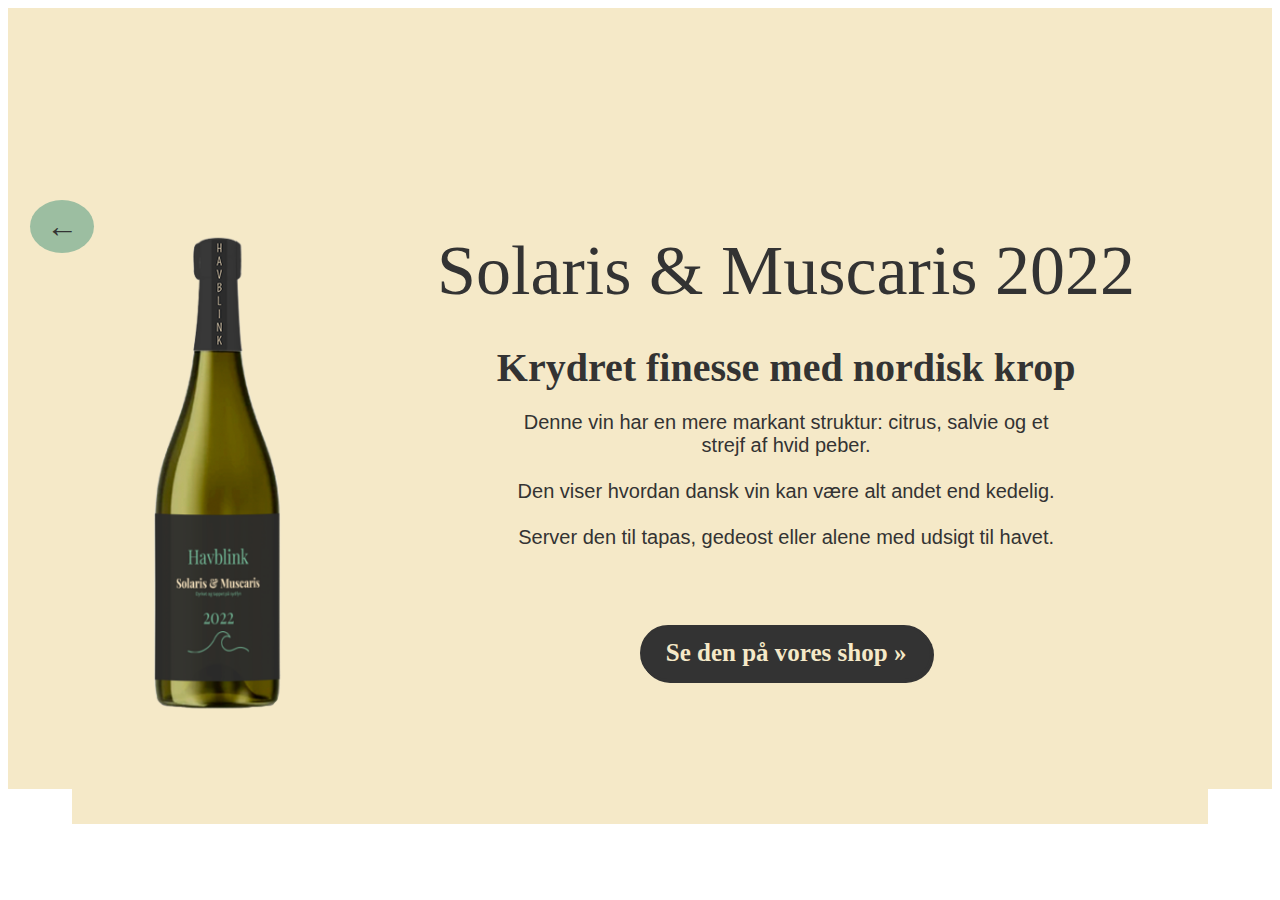
<file: sm22.html>
<!DOCTYPE html>
<html lang="da">
<head>
    <meta charset="UTF-8">
    <meta name="viewport" content="width=device-width, initial-scale=1.0">
    <title>Solaris & Muscaris 2022</title>
    <link rel="stylesheet" href="sm.css">
    <link rel="icon" href="favicon.ico" type="image/x-icon">
</head>
<body>
      <main>
        <section class="wine-detail">
            <a href="voresvine.html" class="back-arrow">←</a>
            <div class="wine-content">
                <section class="wine-detail">
                    <div class="wine-container">
                      <img src="images/vin/solaris+muscaris22.png" alt="Solaris Reserve 2024" class="wine-image">
                      
                      <div class="wine-text">
                        <h1>Solaris & Muscaris 2022</h1>
                        <h2>Krydret finesse med nordisk krop</h2>
                        <p>Denne vin har en mere markant struktur: citrus, salvie og et <br> strejf af hvid peber.
                        <br>
                        <br>    Den viser hvordan dansk vin kan være alt andet end kedelig.
                        <br>  
                        <br>    Server den til tapas, gedeost eller alene med udsigt til havet.</p>
                        <a href="404.html" class="btn-light">Se den på vores shop »</a>
                      </div>
                    </div>
                </section>
          </section>
      </main>
</body>
</html>
</file>
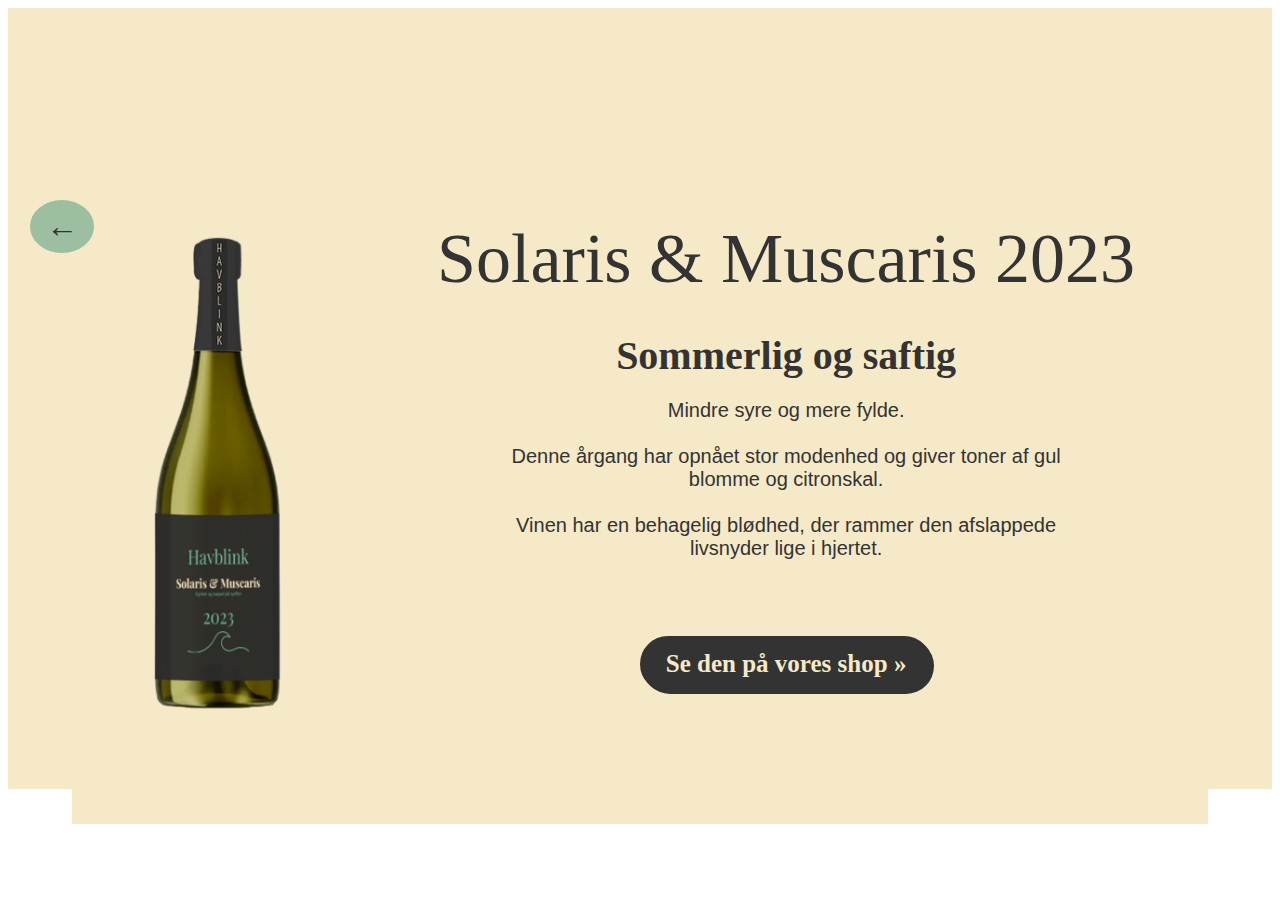
<file: sm23.html>
<!DOCTYPE html>
<html lang="da">
<head>
    <meta charset="UTF-8">
    <meta name="viewport" content="width=device-width, initial-scale=1.0">
    <title>Solaris & Muscaris 2023</title>
    <link rel="stylesheet" href="sm.css">
    <link rel="icon" href="favicon.ico" type="image/x-icon">
</head>
<body>
      <main>
        <section class="wine-detail">
            <a href="voresvine.html" class="back-arrow">←</a>
            <div class="wine-content">
                <section class="wine-detail">
                    <div class="wine-container">
                      <img src="images/vin/solaris+muscaris23.png" alt="Solaris Reserve 2024" class="wine-image">
                      
                      <div class="wine-text">
                        <h1>Solaris & Muscaris 2023</h1>
                        <h2>Sommerlig og saftig</h2>
                        <p>Mindre syre og mere fylde.
                        <br>
                        <br>    Denne årgang har opnået stor modenhed og giver toner af gul <br> blomme og citronskal. 
                        <br>  
                        <br>    Vinen har en behagelig blødhed, der rammer den afslappede <br>livsnyder lige i hjertet.</p>
                        <a href="404.html" class="btn-light">Se den på vores shop »</a>
                      </div>
                    </div>
                </section>
          </section>
      </main>
</body>
</html>
</file>
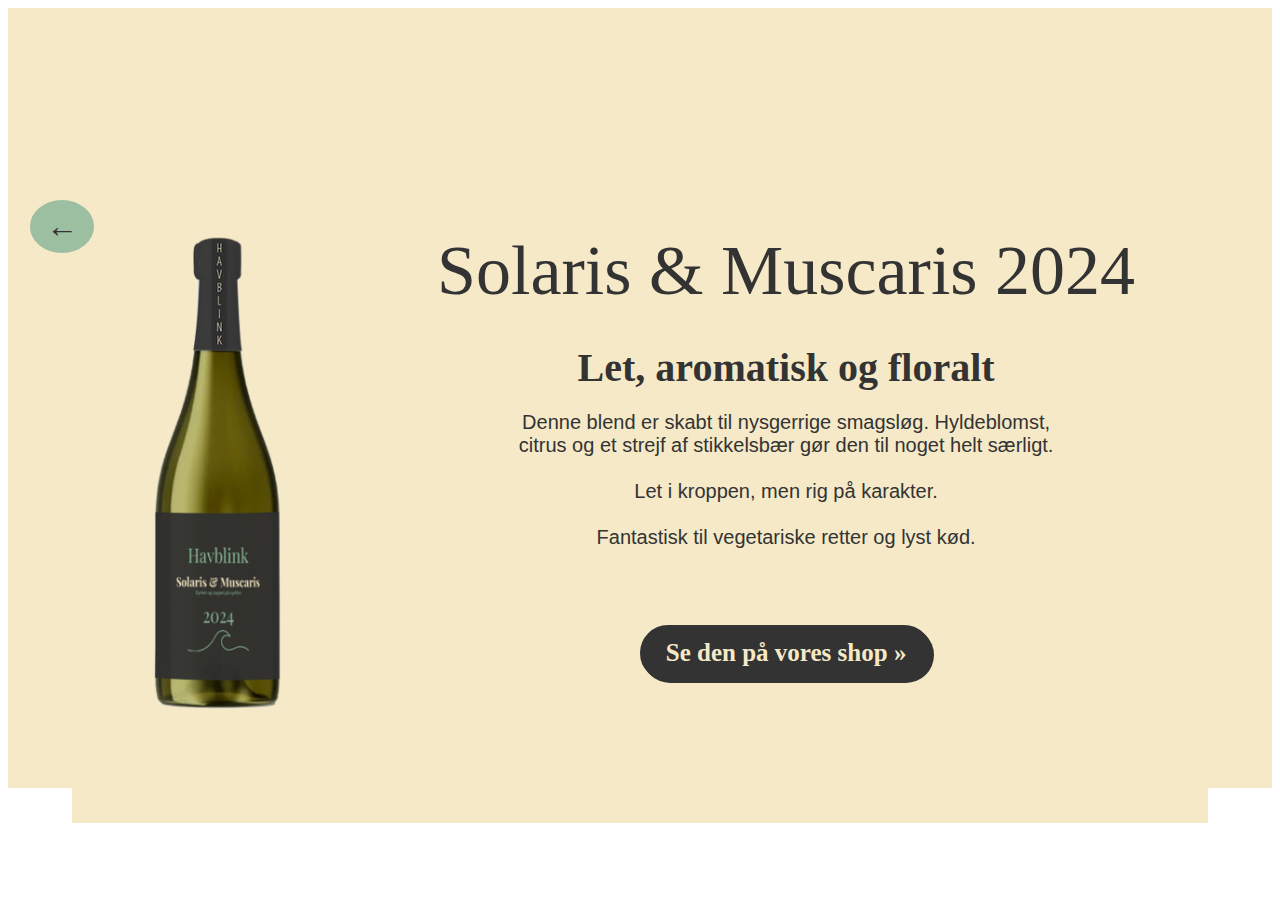
<file: sm24.html>
<!DOCTYPE html>
<html lang="da">
<head>
    <meta charset="UTF-8">
    <meta name="viewport" content="width=device-width, initial-scale=1.0">
    <title>Solaris & Muscaris 2024</title>
    <link rel="stylesheet" href="sm.css">
    <link rel="icon" href="favicon.ico" type="image/x-icon">
</head>
<body>
      <main>
        <section class="wine-detail">
            <a href="voresvine.html" class="back-arrow">←</a>
            <div class="wine-content">
                <section class="wine-detail">
                    <div class="wine-container">
                      <img src="images/vin/solaris-muscaris24.png" alt="Solaris Reserve 2024" class="wine-image">
                      
                      <div class="wine-text">
                        <h1>Solaris & Muscaris 2024</h1>
                        <h2>Let, aromatisk og floralt</h2>
                        <p>Denne blend er skabt til nysgerrige smagsløg. Hyldeblomst,<br> citrus og et strejf af stikkelsbær gør den til noget helt særligt.  
                        <br>
                        <br>    Let i kroppen, men rig på karakter.
                        <br>  
                        <br>    Fantastisk til vegetariske retter og lyst kød.</p>
                        <a href="404.html" class="btn-light">Se den på vores shop »</a>
                      </div>
                    </div>
                </section>
          </section>
      </main>
</body>
</html>
</file>
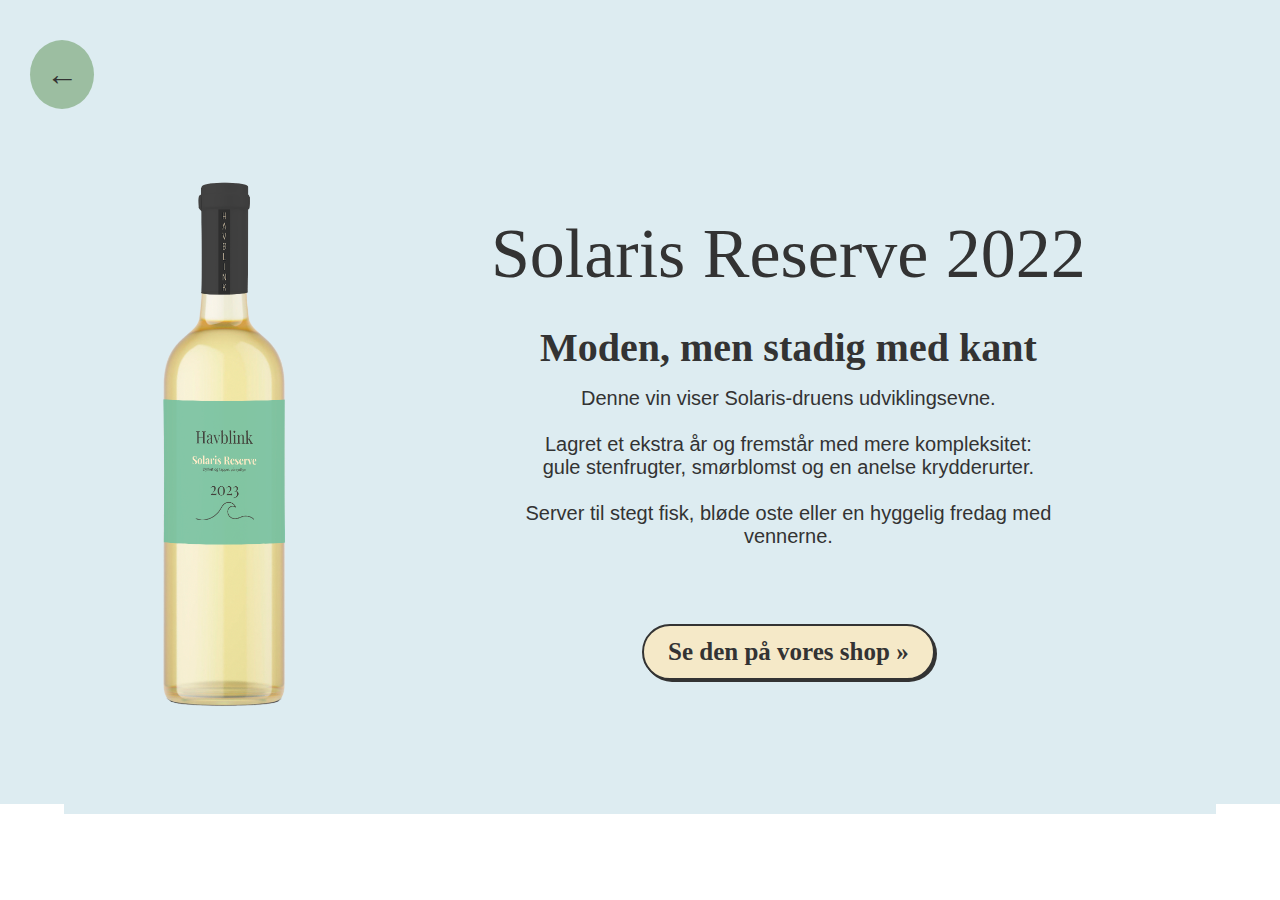
<file: sr22.html>
<!DOCTYPE html>
<html lang="da">
<head>
    <meta charset="UTF-8">
    <meta name="viewport" content="width=device-width, initial-scale=1.0">
    <title>Solaris Reserve 2022</title>
    <link rel="stylesheet" href="sr.css">
    <link rel="icon" href="favicon.ico" type="image/x-icon">
</head>
<body>
      <main>
        <section class="wine-detail">
            <a href="voresvine.html" class="back-arrow">←</a>
            <div class="wine-content">
                <section class="wine-detail">
                    <div class="wine-container">
                      <img src="images/vin/solaris-reserve2023.png" alt="Solaris Reserve 2024" class="wine-image">
                      
                      <div class="wine-text">
                        <h1>Solaris Reserve 2022</h1>
                        <h2>Moden, men stadig med kant</h2>
                        <p>Denne vin viser Solaris-druens udviklingsevne. 
                        <br>
                        <br>    Lagret et ekstra år og fremstår med mere kompleksitet:  <br>gule stenfrugter, smørblomst og en anelse krydderurter. 
                        <br>  
                        <br>    Server til stegt fisk, bløde oste eller en hyggelig fredag med <br>vennerne.</p>
                        <a href="404.html" class="btn-light">Se den på vores shop »</a>
                      </div>
                    </div>
                </section>
          </section>
      </main>
</body>
</html>
</file>
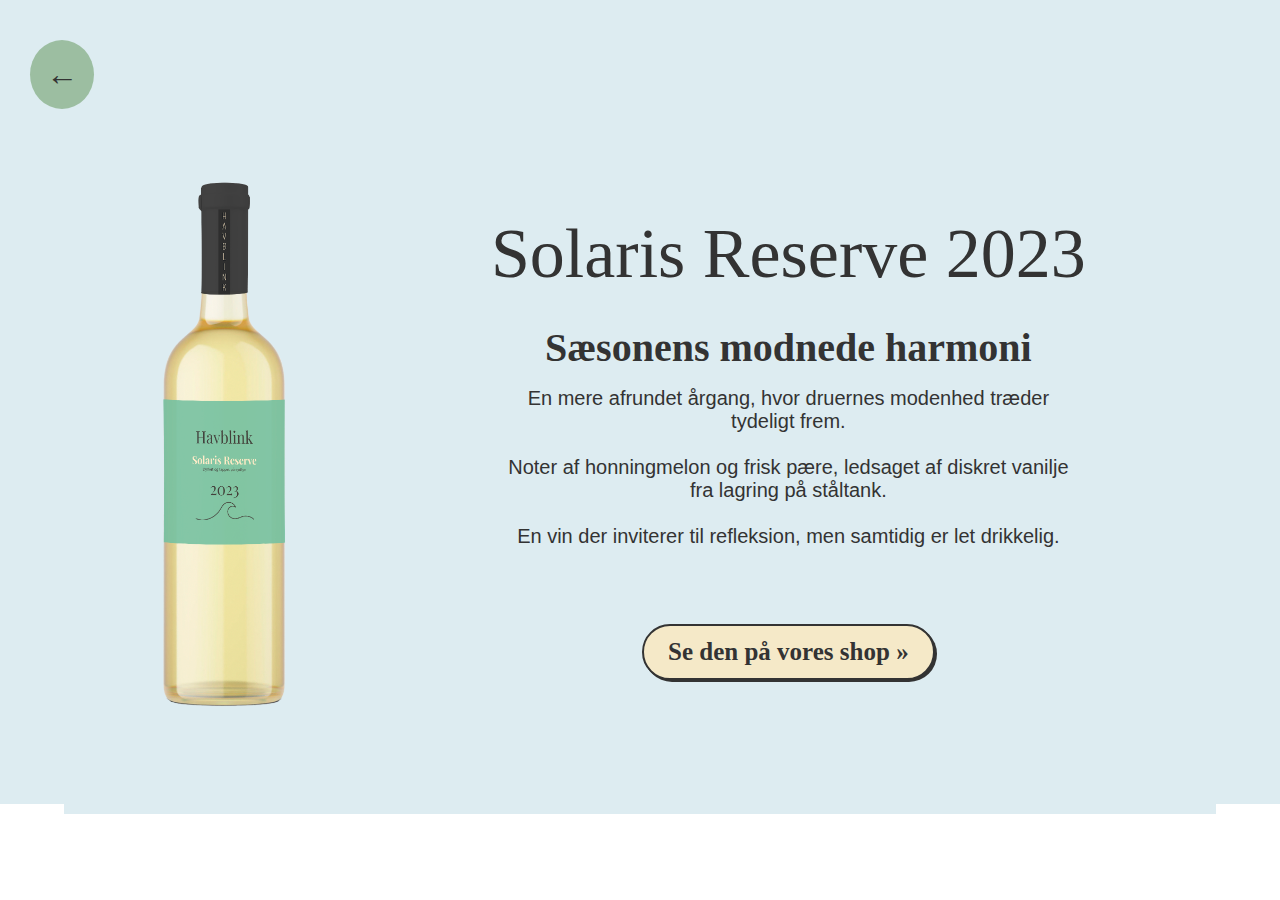
<file: sr23.html>
<!DOCTYPE html>
<html lang="da">
<head>
    <meta charset="UTF-8">
    <meta name="viewport" content="width=device-width, initial-scale=1.0">
    <title>Solaris Reserve 2023</title>
    <link rel="stylesheet" href="sr.css">
    <link rel="icon" href="favicon.ico" type="image/x-icon">
</head>
<body>
      <main>
        <section class="wine-detail">
            <a href="voresvine.html" class="back-arrow">←</a>
            <div class="wine-content">
                <section class="wine-detail">
                    <div class="wine-container">
                      <img src="images/vin/solaris-reserve2023.png" alt="Solaris Reserve 2024" class="wine-image">
                      
                      <div class="wine-text">
                        <h1>Solaris Reserve 2023</h1>
                        <h2>Sæsonens modnede harmoni</h2>
                        <p>En mere afrundet årgang, hvor druernes modenhed træder <br>tydeligt frem. 
                        <br>
                        <br>    Noter af honningmelon og frisk pære, ledsaget af diskret vanilje <br>fra lagring på ståltank. 
                        <br>  
                        <br>    En vin der inviterer til refleksion, men samtidig er let drikkelig.</p>
                        <a href="404.html" class="btn-light">Se den på vores shop »</a>
                      </div>
                    </div>
                </section>
          </section>
      </main>
</body>
</html>
</file>
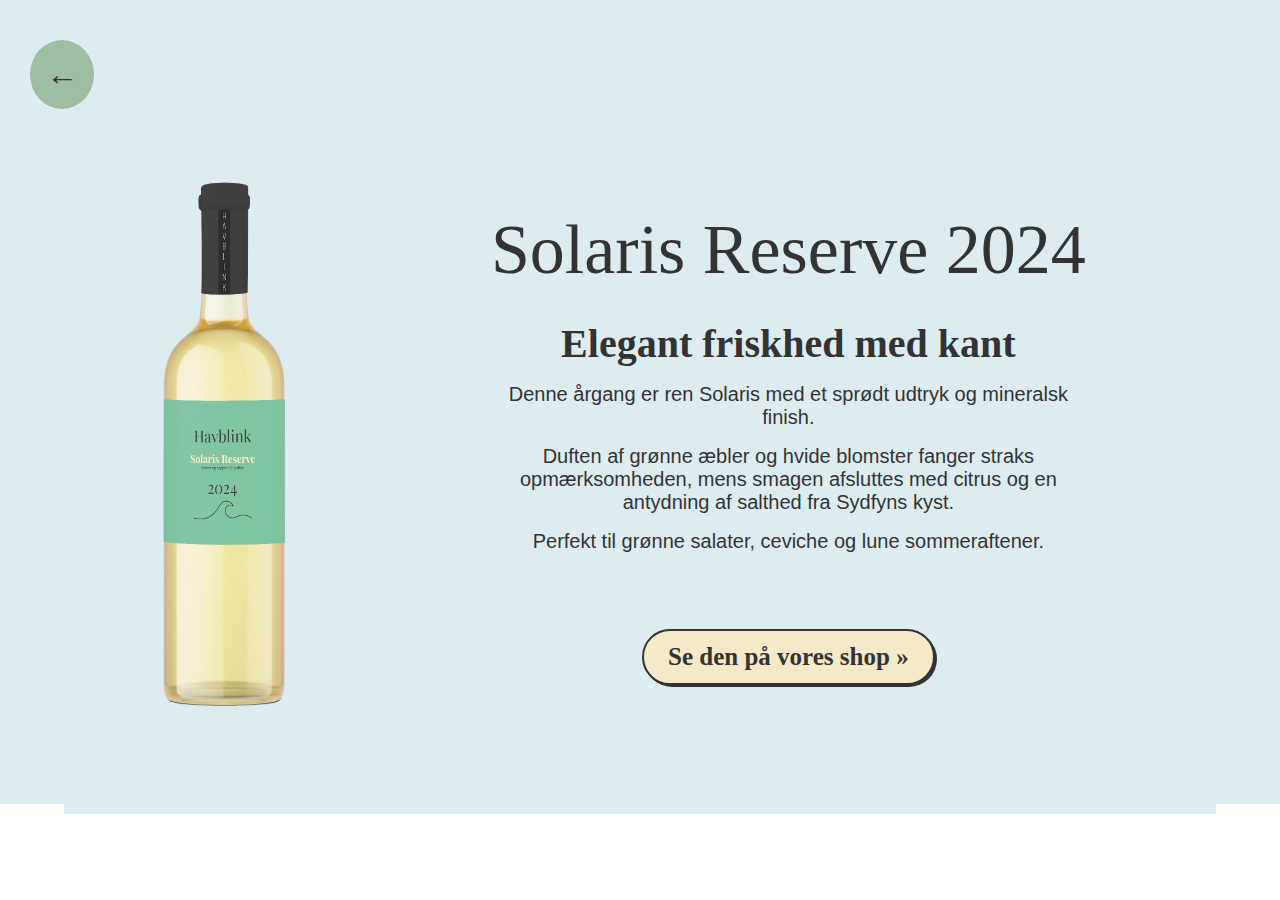
<file: sr24.html>
<!DOCTYPE html>
<html lang="da">
<head>
    <meta charset="UTF-8">
    <meta name="viewport" content="width=device-width, initial-scale=1.0">
    <title>Solaris Reserve 2024</title>
    <link rel="stylesheet" href="sr.css">
    <link rel="icon" href="favicon.ico" type="image/x-icon">
</head>
<body>

      <main>
        <section class="wine-detail">
            <a href="voresvine.html" class="back-arrow">←</a>
            <div class="wine-content">
                <section class="wine-detail">
                    <div class="wine-container">
                      <img src="images/vin/solaris-reserve2024.png" alt="Solaris Reserve 2024" class="wine-image">
                      
                      <div class="wine-text">
                        <h1>Solaris Reserve 2024</h1>
                        <h2>Elegant friskhed med kant</h2>
                        <p>Denne årgang er ren Solaris med et sprødt udtryk og mineralsk <br>finish.</p>
                        <p>Duften af grønne æbler og hvide blomster fanger straks 
                        <br>opmærksomheden, mens smagen afsluttes med citrus og en 
                        <br>antydning af salthed fra Sydfyns kyst.</p>
                        <p>Perfekt til grønne salater, ceviche og lune sommeraftener.</p>
                        <a href="404.html" class="btn-light">Se den på vores shop »</a>
                      </div>
                    </div>
                </section>
          </section>
      </main>
</body>
</html>
</file>
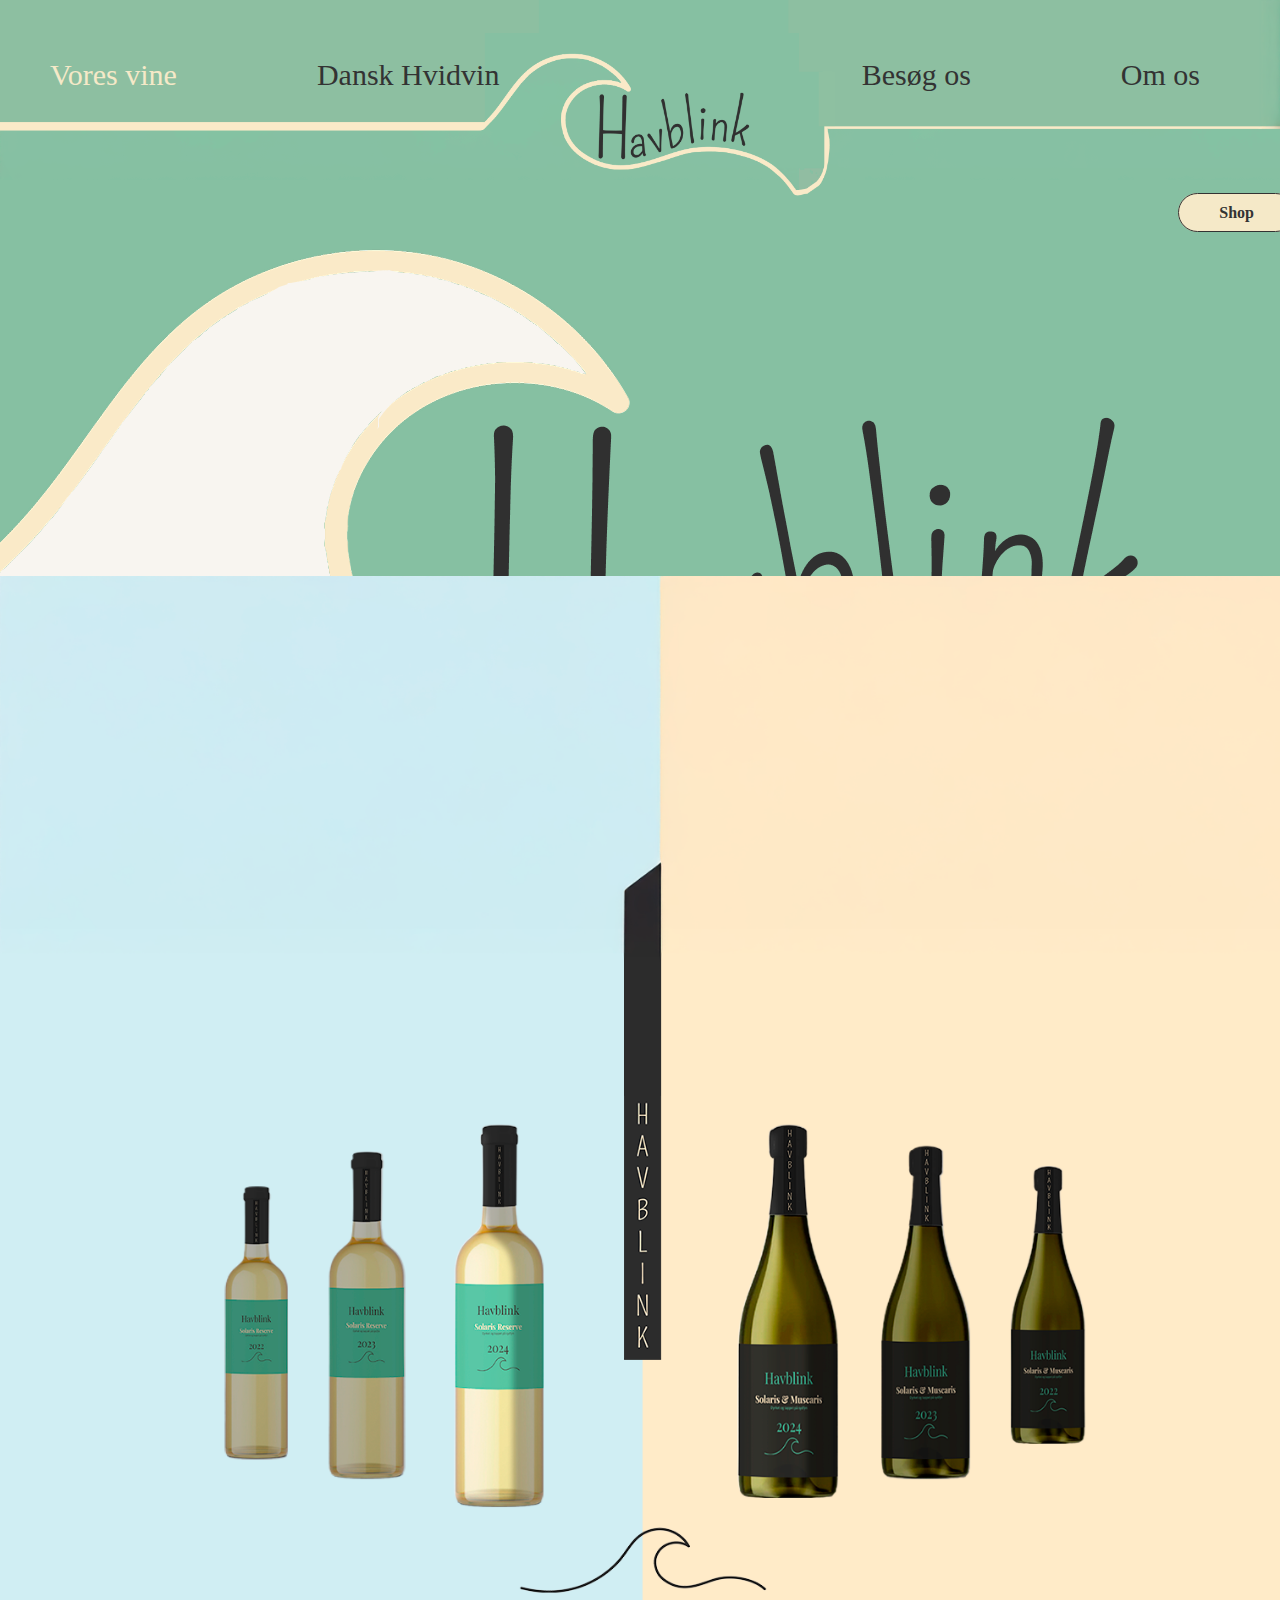
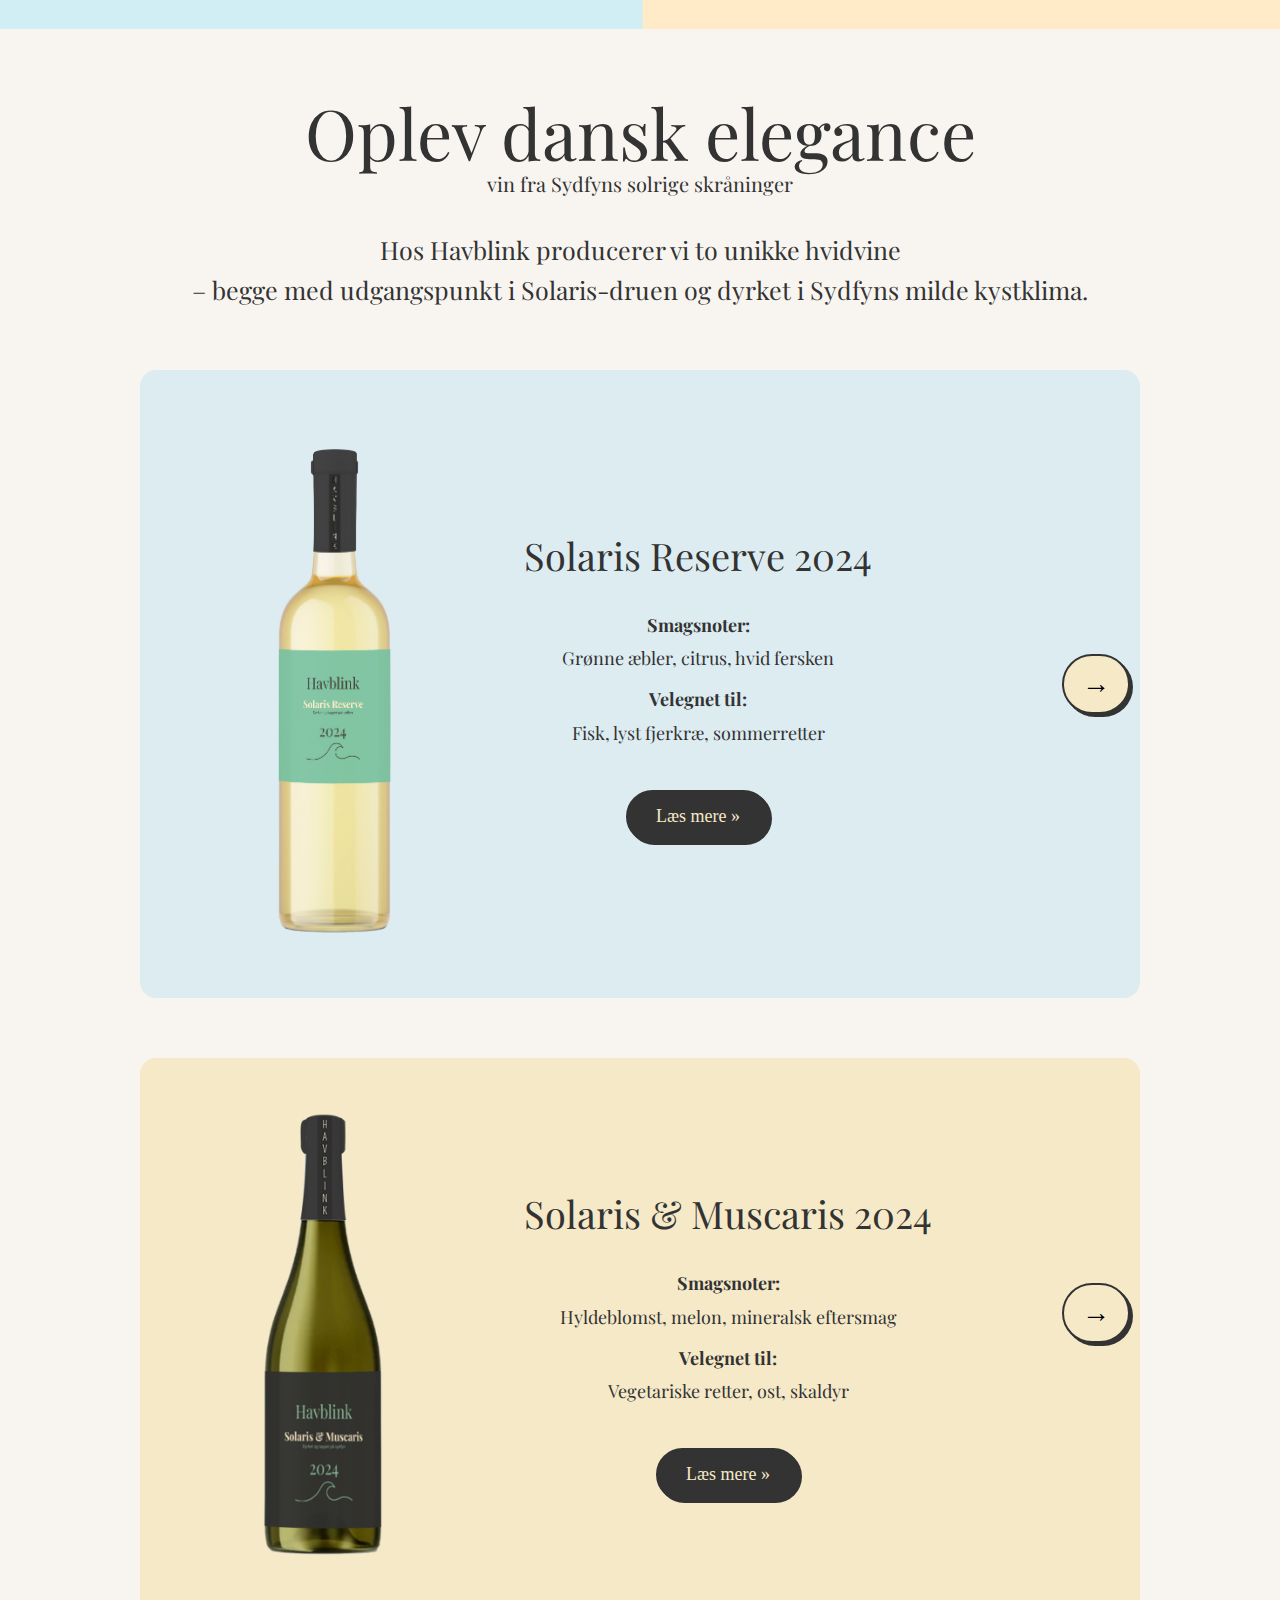
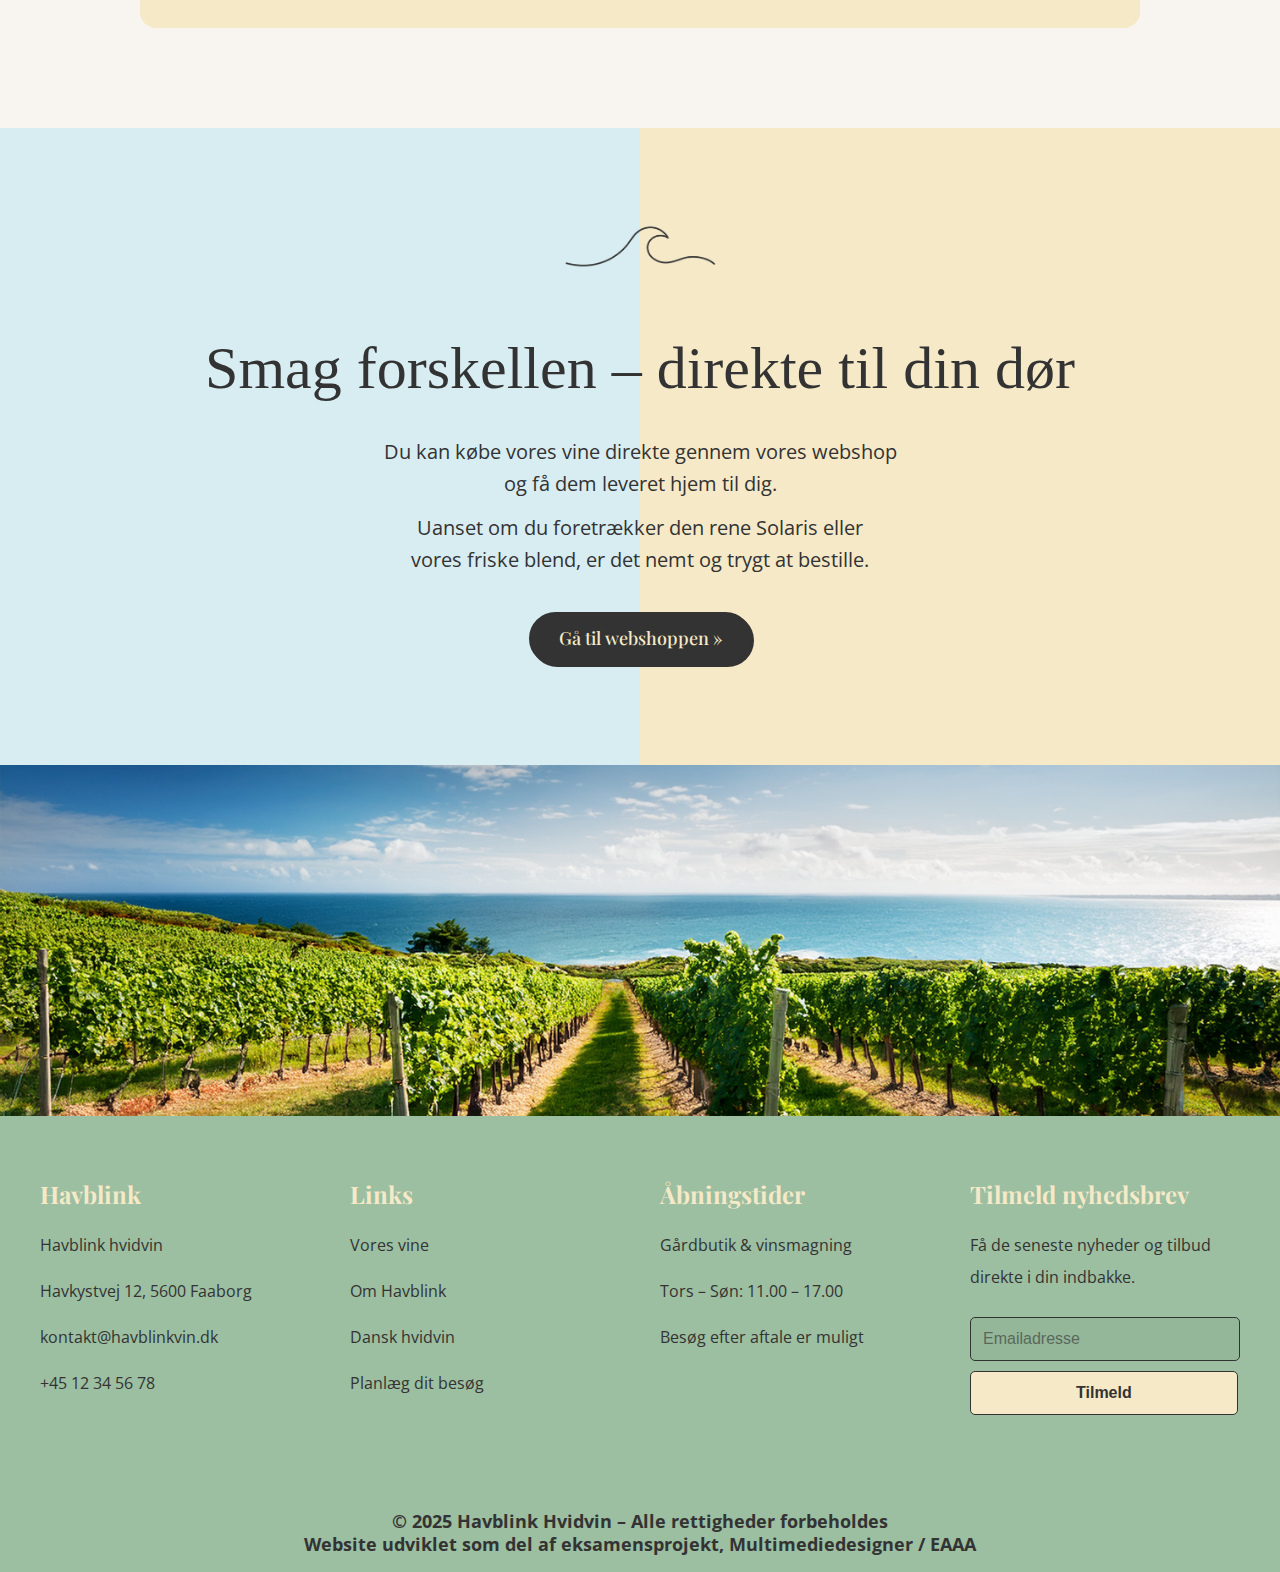
<file: voresvine.html>
<!DOCTYPE html>
<html lang="da">
<head>
    <meta charset="UTF-8">
    <meta name="viewport" content="width=device-width, initial-scale=1.0">
    <title>Oplev dansk elegance</title>
    <link rel="stylesheet" href="headerfooter.css">
    <link rel="stylesheet" href="voresvine.css">
    <link rel="icon" href="favicon.ico" type="image/x-icon">
</head>
<body>
    <header>
        <div class="logo-wrapper">
          <img src="images/header/header2.png" alt="Havblink Logo" class="header2" usemap="#logo-ss" id="logo">
          <img src="images/logo/logo2.png" alt="Havblink Logo" id="logo2">
        </div>
        <map name="logo-ss"> <!--koordinater, der matcher billedets dimensioner (1452x150px)-->
            <!--Herunder har jeg lavet et usynligt felt der gør logoet klikbart selvom det bare er et billede-->
         <area shape="rect" coords="660,199,910,80" alt="hjem" href="index.html">
       </map>
       <!-- Burger Menu -->
       <div class="burger-menu">
        <div class="burger-icon">&#9776;</div>
      </div>

      <!-- Mobilmenu (hidden by default) -->
      <nav class="mobile-nav">
        <a href="index.html">Forside</a>
        <a href="voresvine.html" style="color: #728e79;">Vores vine</a>
        <a href="danskhvidvin.html">Dansk hvidvin</a>
        <a href="besogos.html">Besøg os</a>
        <a href="omos.html">Om os</a>
      </nav>

        <nav class="nav-left">
            <a href="voresvine.html" style="color: #F5E9C8;">Vores vine</a>
            <a href="danskhvidvin.html">Dansk Hvidvin</a>
        </nav>
        <nav class="nav-right">
            <a href="besogos.html">Besøg os</a>
            <a href="omos.html">Om os</a>
        </nav>
      
        <div class="shop-btn">
          <a href="404.html">Shop</a>
        </div>
      </header>
      <main>
        <!-- Hero Section -->
        <section class="hero">
          <img src="images/voresvine/hero2.png" alt="Vores vine">
        </section>
        <!-- Intro Section -->
        <section class="intro-section">
          <h2>Oplev dansk elegance</h2>
          <h3>vin fra Sydfyns solrige skråninger</h3>
          <p>Hos Havblink producerer vi to unikke hvidvine<br>
          – begge med udgangspunkt i Solaris-druen og dyrket i Sydfyns milde kystklima.</p>
        </section>
<!-- Solaris Reserve -->
        <section class="wine-slider-wrapper">
            <button class="slide-arrow left" id="prevBtn" onclick="prevWine()">←</button>
          
            <div class="wine-slider-track" id="wineSlide">
              <!-- Wine Feature 1 -->
              <section class="wine-feature">
                <div class="wine-card1">
                  <img src="images/vin/solaris-reserve2024.png" alt="Solaris Reserve 2024">
                  <div>
                    <h3>Solaris Reserve 2024</h3>
                    <p><strong>Smagsnoter:</strong><br> Grønne æbler, citrus, hvid fersken</p>
                    <p><strong>Velegnet til:</strong><br> Fisk, lyst fjerkræ, sommerretter</p>
                    <a href="sr24.html" class="btn-dark">Læs mere »</a>
                  </div>
                </div>
              </section>
              <!-- Wine Feature 2 -->
                <section class="wine-feature">
                    <div class="wine-card1">
                    <img src="images/vin/solaris-reserve2023.png" alt="Solaris Reserve 2023">
                    <div>
                        <h3>Solaris Reserve 2023</h3>
                        <p><strong>Smagsnoter:</strong><br> Pære, stikkelsbær, let urtet finish</p>
                        <p><strong>Velegnet til:</strong><br> Grillet fisk, kyllingesalat, milde oste</p>
                        <a href="sr23.html" class="btn-dark">Læs mere »</a>
                    </div>
                    </div>
                </section>
                <!-- Wine Feature 3 -->
                <section class="wine-feature">
                    <div class="wine-card1">
                    <img src="images/vin/solaris-reserve2022.png" alt="Solaris Reserve 2022">
                    <div>
                        <h3>Solaris Reserve 2022</h3>
                        <p><strong>Smagsnoter:</strong><br> Hvide blomster, citrus, let krydret eftersmag</p>
                        <p><strong>Velegnet til:</strong><br> Skaldyr, sushi, sommersalater</p>
                        <a href="sr22.html" class="btn-dark">Læs mere »</a>
                    </div>
                    </div>
                </section>
            </div>

            <button class="slide-arrow right" id="nextBtn" onclick="nextWine()">→</button>
          </section>
<!-- Solaris & Muscaris -->
<section class="wine-slider-wrapper muscaris-slider">
    <button class="slide-arrow left" id="muscarisPrevBtn" onclick="prevMuscaris()">←</button>
  
    <div class="wine-slider-track" id="muscarisSlide">
      <!-- 2024 -->
      <section class="wine-feature">
        <div class="wine-card2">
          <img src="images/vin/solaris-muscaris24.png" alt="Solaris & Muscaris 2024">
          <div>
            <h3>Solaris & Muscaris 2024</h3>
            <p><strong>Smagsnoter:</strong><br> Hyldeblomst, melon, mineralsk eftersmag</p>
            <p><strong>Velegnet til:</strong><br> Vegetariske retter, ost, skaldyr</p>
            <a href="sm24.html" class="btn-dark">Læs mere »</a>
          </div>
        </div>
      </section>
  
      <!-- 2023 -->
      <section class="wine-feature">
        <div class="wine-card2">
          <img src="images/vin/solaris+muscaris23.png" alt="Solaris & Muscaris 2023">
          <div>
            <h3>Solaris & Muscaris 2023</h3>
            <p><strong>Smagsnoter:</strong><br> Citrusblomst, moden fersken, let krydret mineralitet</p>
            <p><strong>Velegnet til:</strong><br> Lyst kød, cremede pastaretter, gedeost</p>
            <a href="sm23.html" class="btn-dark">Læs mere »</a>
          </div>
        </div>
      </section>
  
      <!-- 2022 -->
      <section class="wine-feature">
        <div class="wine-card2">
          <img src="images/vin/solaris+muscaris22.png" alt="Solaris & Muscaris 2022">
          <div>
            <h3>Solaris & Muscaris 2022</h3>
            <p><strong>Smagsnoter:</strong><br> Akaciehonning, grape, florale noter</p>
            <p><strong>Velegnet til:</strong><br> Skaldyr, asiatisk inspirerede retter, milde tapas</p>
            <a href="sm22.html" class="btn-dark">Læs mere »</a>
          </div>
        </div>
      </section>
    </div>
  
    <button class="slide-arrow right" id="muscarisNextBtn" onclick="nextMuscaris()">→</button>
  </section>
      
        <!-- CTA Section -->
        <section class="shop-cta-section split-bg">
            <img src="images/logo/wave.png" alt="Dekorativ bølge" class="wave-image" />
            
            <h2>Smag forskellen – direkte til din dør</h2>
            
            <p>Du kan købe vores vine direkte gennem vores webshop<br>
               og få dem leveret hjem til dig.</p>
            <p>Uanset om du foretrækker den rene Solaris eller<br>
               vores friske blend, er det nemt og trygt at bestille.</p>
            
               <a href="404.html" class="btn-dark">Gå til webshoppen »</a>
          </section>
      <section class="vineyard">
        <img src="images/landingpage/overfooter.png" alt="Vinmark med havudsigt" />
      </section>
      </main>
      <footer>
        <div class="footer-columns">
          <div>
                <h4>Havblink</h4>
                <p>Havblink hvidvin</p>
                <p>Havkystvej 12, 5600 Faaborg</p>
                <p><a href="mailto:kontakt@havblinkvin.dk" target="_blank">kontakt@havblinkvin.dk</a></p>
                <p><a href="tel:12345678" target="_blank">+45 12 34 56 78</a></p>
          </div>
          <div>
            <h4>Links</h4>
            <p><a href="voresvine.html">Vores vine</a></p>
            <p><a href="omos.html">Om Havblink</a></p>
            <p><a href="danskhvidvin.html">Dansk hvidvin</a></p>
            <p><a href="besogos.html">Planlæg dit besøg</a></p>
          </div>
          <div>
            <h4>Åbningstider</h4>
            <p>Gårdbutik & vinsmagning</p>
            <p>Tors – Søn: 11.00 – 17.00</p>
            <p>Besøg efter aftale er muligt</p>
          </div>
          <div>
            <h4>Tilmeld nyhedsbrev</h4>
            <p>Få de seneste nyheder og tilbud direkte i din indbakke.</p>
            <input type="email" placeholder="Emailadresse" />
            <button>Tilmeld</button>
          </div>
        </div>
        <p class="footer-note">© 2025 Havblink Hvidvin – Alle rettigheder forbeholdes<br>Website udviklet som del af eksamensprojekt, Multimediedesigner / EAAA</p>
      </footer>
      </body>
      <script>
      let currentIndex = 0;

function updateSlider() {
  const track = document.getElementById("wineSlide");
  const cards = track.children;

  track.style.transform = `translateX(-${currentIndex * 100}%)`;

  // Brug hidden-klasse i stedet for display none
  const prevBtn = document.getElementById("prevBtn");
  const nextBtn = document.getElementById("nextBtn");

  prevBtn.classList.toggle('hidden', currentIndex === 0);
  nextBtn.classList.toggle('hidden', currentIndex === cards.length - 1);
}

function nextWine() {
  const track = document.getElementById("wineSlide");
  const cards = track.children;
  if (currentIndex < cards.length - 1) {
    currentIndex++;
    updateSlider();
  }
}

function prevWine() {
  if (currentIndex > 0) {
    currentIndex--;
    updateSlider();
  }
}

document.addEventListener("DOMContentLoaded", updateSlider);

let muscarisIndex = 0;

function updateMuscarisSlider() {
  const track = document.getElementById("muscarisSlide");
  const cards = track.children;

  track.style.transform = `translateX(-${muscarisIndex * 100}%)`;

  document.getElementById("muscarisPrevBtn").classList.toggle('hidden', muscarisIndex === 0);
  document.getElementById("muscarisNextBtn").classList.toggle('hidden', muscarisIndex === cards.length - 1);
}

function nextMuscaris() {
  const track = document.getElementById("muscarisSlide");
  const cards = track.children;
  if (muscarisIndex < cards.length - 1) {
    muscarisIndex++;
    updateMuscarisSlider();
  }
}

function prevMuscaris() {
  if (muscarisIndex > 0) {
    muscarisIndex--;
    updateMuscarisSlider();
  }
}

document.addEventListener("DOMContentLoaded", updateMuscarisSlider);
        </script>
        <script>
          document.addEventListener("DOMContentLoaded", function () {
            const burgerIcon = document.querySelector('.burger-icon');
            const mobileNav = document.querySelector('.mobile-nav');
        
            // Toggle visning
            burgerIcon.addEventListener('click', function () {
              mobileNav.classList.toggle('show');
            });
        
            // Luk menu når man klikker på et link
            const links = mobileNav.querySelectorAll('a');
            links.forEach(link => {
              link.addEventListener('click', function () {
                mobileNav.classList.remove('show');
              });
            });
          });
    </script>
</html>
</file>
<file: headerfooter.css>
* {
    margin: 0;
    padding: 0;
    box-sizing: border-box;
  }
  @font-face {
    font-family: "playfair-display";
    src: url(fonts/PlayfairDisplay-VariableFont_wght.ttf) format("truetype");
}
@font-face {
    font-family: "open-sans";
    src: url(fonts/OpenSans-VariableFont_wdth\,wght.ttf) format("truetype");
}
  
  body {
    background-color: #F8F5F0;
    color: #333;
    line-height: 1.6;
  }
  
  /* Header */

  .nav-left,
  .nav-right {
    display: flex;
    align-items: center;
    justify-content: space-between;
    padding: 0 40px;
    height: 80px;
    position: absolute;
    top: 0;
    gap: 120px;
  }
    .nav-left {
        left: 0;
        top: 35px;
    }
    .nav-right {
        right: 30px;
        top: 35px;
        gap: 130px;
    }
  
  .nav-left a, .nav-right a {
    text-decoration: none;
    color: #333;
    font-weight: 500;
    font-size: 30px;
    padding: 10px;
    z-index: 2;
  }
  
  /* Logo i midten */
  #logo {
    position: absolute;
    left: 0px;
    height: auto;
    width: 100%;
    z-index: 1;
    align-content: center;

  }
  
  /* Shop button */
  .shop-btn {
    position: fixed;
    right: -15px;
    top: 200px;
    z-index: 2;
  }
  
  .shop-btn a {
    font-weight: bold;
    background-color: #F5E9C8;
    padding: 10px 40px;
    border-radius: 20px;
    text-decoration: none;
    text-align: left;
    color: #333;
    font-size: 16px;
    border: 1px solid #333333;
  }
  .shop-btn :hover {
    background-color: #f2deaa;
    color: #333333;
  }
  
  /* Responsiv justering */
  /* Responsive Header */
@media (max-width: 900px) {
  .nav-left,
  .nav-right {
  position: static;
  flex-direction: column;
  align-items: center;
  justify-content: center;
  padding: 20px 0;
  gap: 16px;
  }
  .nav-left a,
.nav-right a {
    font-size: 22px;
    padding: 8px;
}

.logo-wrapper {
  width: 100%;
  overflow: hidden;
  position: relative;
  height: auto;
}

#logo {
    position: static;
    width: 400%;
    margin-left: -1170px;
    margin-top: -180px;
    display: block;
    position: static;
}

.shop-btn {
    position: fixed;
    top: auto;
    bottom: 20px;
    right: 20px;
}
}
  @media (max-width: 768px) {
    .top-nav {
      flex-direction: column;
      height: auto;
      padding: 20px;
    }
  
    .nav-left,
    .nav-right {
      flex-direction: column;
      align-items: center;
    }
  
    .logo-wrapper {
      position: static;
      transform: none;
      margin: 20px 0;
    }
  }


  /* Vineyard Image Section */
  .vineyard img{
    margin-top: 100px;
    margin-bottom: -8px;
    width: 100%;
    height: auto;
  }

  /* Footer */
  footer {
    background-color: #9CBEA1;
    color: #333333;
    padding: 60px 40px 20px;
    font-family: "open-sans", sans-serif;
  }
  
  .footer-columns {
    display: flex;
    flex-wrap: wrap;
    justify-content: space-between;
    gap: 40px;
    max-width: 1200px;
    margin: 0 auto;
  }
  
  .footer-columns div {
    flex: 1;
    min-width: 200px;
  }
  
  footer h4 {
    font-family: "playfair-display", serif;
    font-size: 24px;
    font-weight: bold;
    color: #F5E9C8; /* cremet hvid skrift */
    margin-bottom: 15px;
  }
  
  footer p,
  footer a {
    font-size: 16px;
    color: #333333;
  }
  
  footer a {
    text-decoration: none;
    color: #333333;
  }
  footer p,
  footer a {
  font-size: 16px;
  color: #333333;
  line-height: 2; 
  margin-bottom: 14px; /* Øget fra 10px */
  }
  
  footer a:hover {
    text-decoration: underline;
  }
  
  /* Nyhedsbrev */
  footer input[type="email"] {
    padding: 12px;
    width: 100%;
    border: 1px solid #333333;
    border-radius: 5px;
    margin-top: 10px;
    margin-bottom: 10px;
    font-size: 16px;
    background-color: #94B799;
    color: #333333;
  }
  footer input::placeholder {
    color: #333333;
    opacity: 0.6;
  }
  
  footer button {
    background-color: #F5E9C8;
    border: 1px solid #333333;
    color: #333333;
    font-weight: bold;
    padding: 12px 105px;
    font-size: 16px;
    cursor: pointer;
    border-radius: 5px;
  }
  
  /* Footer note nederst */
  .footer-note {
    font-family: "open-sans", sans-serif;
    color: #333333;
    text-align: center;
    font-size: 18px;
    line-height: 1.3;
    margin-top: 95px;
    font-weight: bold;
    margin-bottom: -15px;
    padding-bottom: 10px;
  }
  @media (max-width: 768px) {

    footer .footer-columns {
      flex-direction: column;
      gap: 30px;
    }
    footer input[type="email"] {
      width: 40%;
      margin-bottom: 10px;
    }
  }
</file>
<file: besogos.css>
/* hero section */
.hero img {
    width: 100%;
    height: auto;
    margin-top: -460px;
}

/* intro sektion */
  .intro-section {
    margin-top: -60px;
    text-align: center;
    padding: 60px 20px;
  }

  .intro-section h2 {
    font-family: 'playfair-display', serif;
    font-size: 70px;
    color: #333333;
    font-weight: 100;
  }
  
  .intro-section p {
    font-family: 'open-sans', sans-serif;
    font-size: 20px;
    color: #333333;
  }
/* === Info-sektion === */
.visit-info {
    background-color: #F8F5F0;
    padding: 80px 40px;
    font-family: 'open-sans', sans-serif;
    margin-top: -70px;
  }
  
  .info-row {
    display: flex;
    flex-wrap: wrap;
    align-items: center;
    justify-content: center;
    gap: 60px;
    margin-bottom: 80px;
    max-width: 1250px;
    margin-left: auto;
    margin-right: auto;
  }
  
  .text-info {
    flex: 1;
    min-width: 480px;
    font-size: 20px;
    line-height: 2;
    color: #333;
    text-align: center;
  }
  
  .text-info h3 {
    font-family: 'playfair-display', serif;
    font-size: 40px;
    font-weight: 300;
    margin-bottom: 20px;
    color: #333333;
  }
  
  .text-info a {
    color: #9CBEA1;
    text-decoration: none;
  }
  
  .text-info a:hover {
    text-decoration: underline;
  }
  
  .img-box {
    flex: 1;
    min-width: 280px;
  }
  
  .img-box img {
    width: 100%;
    height: auto;
    border-radius: 10px;
  }
  
  /* === Guld CTA === */
  .gold-cta {
    background-color: #F5E9C8;
    text-align: center;
    margin-top: -40px;
    margin-bottom: 40px;
    margin-left: auto;
    margin-right: auto;
    border-radius: 10px;
    border: 1px solid #333;
    box-shadow: 0px 4px 4px #333;
    width: 90%;
    padding: 80px 20px 100px;
    font-family: 'open-sans', sans-serif;
    position: relative;
  }
  
  .gold-cta h3 {
    font-family: 'playfair-display', serif;
    font-size: 40px;
    font-weight: 500;
    margin-top: -60px;
  }
  
  .gold-cta p {
    margin-bottom: 40px;
    margin-top: -10px;
    font-size: 20px;
  }
  
  .gold-image {
    width: 100%;
    border-radius: 10px;
    margin: 0 auto;
    display: block;
  }
  
  .wave-img {
    margin-bottom: -90px;
    width: 30%;
    display: block;
    margin-left: auto;
    margin-right: auto;
  }
  
  /* === Knap === */
  .btn-light a{
    color: #333333;
  }

  .btn-light {
    background-color: #F5E9C8;
    border: 2px solid #333;
    color: #333;
    font-family: 'playfair-display', serif;
    font-size: 20px;
    padding: 12px 24px;
    border-radius: 30px;
    cursor: pointer;
    transition: all 0.3s ease;
    box-shadow: 2px 2px 0px #333;
    margin-top: 80px;
  }
  
  .btn-light:hover {
    transform: scale(1.03);
  }
  /* === RESPONSIV BESOGOS === */
/* === RESPONSIV BESOGOS === */
@media (max-width: 768px) {
  .hero img {
    margin-top: -350px;
  }

  .intro-section {
    padding: 40px 20px;
    margin-top: -40px;
    margin-bottom: 45px;
  }

  .intro-section h2 {
    font-size: 40px;
  }

  .visit-info {
    padding: 40px 20px;
  }

  .info-row {
    flex-direction: column;
    gap: 30px;
    margin-bottom: 60px;
  }

  .info-row:nth-child(1) {
    flex-direction: column-reverse;
  }

  .info-row:nth-child(2) {
    flex-direction: column;
  }

  .text-info {
    min-width: auto;
    font-size: 18px;
    line-height: 1.8;
    padding: 0 10px;
  }

  .text-info h3 {
    font-size: 30px;
  }

  .img-box {
    min-width: 100%;
  }

  .gold-cta {
    padding: 60px 20px 80px;
    margin-top: -20px;
    margin-bottom: -40px;
  }

  .gold-cta h3 {
    font-size: 30px;
  }

  .gold-cta p {
    font-size: 18px;
  }

  .btn-light {
    font-size: 18px;
    padding: 10px 20px;
    margin-top: 40px;
  }

  .wave-img {
    width: 50%;
    margin-bottom: -60px;
  }
}
</file>
<file: danskhvidvin.css>
/* Hero sektion */
.hero img{
    width: 100%;
    margin-top: -450px;
}
/* intro sektion */
.intro-section {
    margin-top: -60px;
    text-align: center;
    padding: 60px 20px;
  }

  .intro-section h2 {
    font-family: 'playfair-display', serif;
    font-size: 50px;
    color: #333333;
    font-weight: 100;
  }
  
  .intro-section p {
    font-family: 'open-sans', sans-serif;
    font-size: 20px;
    color: #333333;
    margin-top: 30px;
  }

  /* wave section */
  .wave {
    display: block;
    width: 20%;
    height: auto;
    margin: -50px auto 0 auto
  }
  /* intro section 2 */
  .intro-section2 {
    text-align: center;
    padding: 60px 20px;
  }
  .intro-section2 h2 {
    font-family: 'playfair-display', serif;
    font-size: 35px;
    color: #333333;
    margin-top: 10px;
  }
  .intro-section2 p {
    font-family: 'open-sans', sans-serif;
    font-size: 20px;
    color: #333333;
    margin-top: 20px;
  }
  /* grid section */
  .grid-section {
    display: grid;
    grid-template-columns: repeat(2, 1fr);
    gap: 0;
    background-color: #F8F5F0;
  }
  
  .image-block {
    display: flex;
    align-items: center;
    padding: 0;
  }
  
  .image-block img {
    width: 100%;
    height: 100%;
    object-fit: cover;
    display: block;
  }
  
  .text-block {
    padding: 60px 80px;
    background-color: #F5E9C8;
    display: flex;
    flex-direction: column;
    justify-content: center;
  }
  
  .text-block h3 {
    font-family: "playfair-display", serif;
    font-size: 30px;
    margin-bottom: 16px;
  }
  
  .text-block p {
    font-family: "open-sans", sans-serif;
    font-size: 20px;
    line-height: 1.6;
    margin-bottom: 12px;
  }

  /* Elegance section */
  .elegance-section {
    text-align: center;
    padding: 80px 20px;
    margin-bottom: -100px;
  }
  
  .wave-icon {
    width: 20%;
    height: auto;
    margin: 0 auto 30px;
    display: block;
  }
  
  .elegance-section h2 {
    font-family: 'Playfair Display', serif;
    font-size: 60px;
    font-weight: 100;
    color: #333333;
    margin-top: -20px;
    margin-bottom: 10px;
  }
  
  .elegance-section h3 {
    font-size: 28px;
    font-weight: bold;
    font-family: 'Playfair Display', serif;
    margin-bottom: 20px;
  }
  
  .elegance-section p {
    font-size: 16px;
    line-height: 1.6;
    margin-bottom: 40px;
    font-family: 'open-sans', sans-serif;
    color: #333;
  }
  
  .cta-buttons {
    display: flex;
    gap: 20px;
    justify-content: center;
    flex-wrap: wrap;
  }

  .cta-buttons a {
    text-decoration: none;
    font-weight: bold;
  }
  
  .btn-light {
    background-color: #F5E9C8;
    border: 2px solid #333;
    color: #333;
    font-family: 'Playfair Display', serif;
    font-weight: 500;
    font-size: 20px;
    padding: 10px 28px;
    border-radius: 30px;
    cursor: pointer;
    transition: all 0.3s ease;
    box-shadow: 2px 2px 0px #333;
  }
  
  .btn-light:hover {
    transform: scale(1.05);
  }
  /* === RESPONSIVE DESIGN TIL danskhvidvin.css === */
@media (max-width: 768px) {
  .hero img {
    margin-top: -328px;
  }

  .grid-section {
    display: flex;
    flex-direction: column;
  }

  .image-block img {
    width: 70%;
    height: auto;
    margin: auto;
    border-radius: 20px;
  }

  .text-block {
    margin: 20px 60px;
    padding: 60px 80px;
    text-align: center;
  }


  .wave,
  .wave-icon {
    width: 40%;
  }

  .intro-section h2 {
    font-size: 36px;
  }

  .intro-section2 h2,
  .text-block h3,
  .elegance-section h3 {
    font-size: 22px;
  }

  .elegance-section {
    margin-top: -90px;
  }

  .elegance-section h2 {
    font-size: 40px;
  }

  .btn-light {
    font-size: 18px;
    padding: 10px 20px;
  }

  .cta-buttons {
    flex-direction: column;
    align-items: center;
  }
}
</file>
<file: omos.css>
/* Hero sektion */
.hero img {
    width: 100%;
    height: auto;
    margin-top: -300px;
}
/* Intro sektion */
.intro-section {
    margin-top: 60px;
    text-align: center;
}
.intro-section h2 {
    font-family: 'Playfair Display', serif;
    font-size: 70px;
    color: #333333;
    font-weight: 100;
}
.intro-section p {
    font-family: 'Open Sans', sans-serif;
    font-size: 20px;
    color: #333333;
}
/* === Vision og værdier === */
.about-vision {
    background-color: #F8F5F0;
    padding: 80px 20px;
    text-align: center;
    font-family: 'open-sans', sans-serif;
  }
  
  .intro-text {
    background-color: #F5E9C8;
    padding: 40px 20px;
    margin-bottom: 60px;
  }
  
  .intro-text h4 {
    font-family: 'playfair-display', serif;
    font-size: 40px;
    font-weight: 500;
    margin-bottom: 10px;
  }
  
  .intro-text p {
    font-family: "open-sans", sans-serif;
    font-size: 20px;
    color: #333333;
    line-height: 1.8;
  }
  
  .section-title {
    font-family: 'playfair-display', serif;
    font-size: 60px;
    font-weight: 500;
    margin-bottom: 40px;
  }
  
  .value-box {
    max-width: 1000px;
    margin: 0 auto 30px;
    border-radius: 10px;
    padding: 30px 40px;
    border-color: 1px solid #333;
    box-shadow: 4px 4px 4px 0 #333;
    position: relative;
  }
  
  .vision-box {
    background-color: #9CBEA1;
  }
  
  .mission-box {
    background-color: #D8EDF2;
  }
  
  .vaerdier-box {
    background-color: #F5E9C8;
  }
  
  .value-box h3 {
    font-family: 'playfair-display', serif;
    font-size: 40px;
    font-weight: 500;
    margin-bottom: 15px;
  }
  
  .value-box p,
  .value-box ul {
    font-size: 25px;
    line-height: 1.8;
    text-align: center;
  }
  
  .value-box ul {
    list-style: none;
    padding: 0;
    margin: 0;
  }
  
  .wave-icon {
    width: 30%;
    margin: -20px auto 0;
    display: block;
  }
  
  /* === Team sektion === */
  .team-section {
    text-align: center;
  }

    .team-section h2 {
        font-family: 'playfair-display', serif;
        font-size: 60px;
        font-weight: 400;
        margin-bottom: 40px;
        margin-top: -40px;
    }
  
  .team-grid {
    display: flex;
    justify-content: center;
    flex-wrap: wrap;
    gap: 60px;
    margin-top: 40px;
  }
  
  .team-member {
    max-width: 660px;
  }
  
  .team-member img {
    width: 100%;
    height: auto;
    border-radius: 50%;
    margin-bottom: 10px;
  }
  
  .team-member h4 {
    font-family: 'playfair-display', serif;
    font-size: 35px;
    font-weight: 550;
  }
  
  .team-member p {
    font-size: 25px;
    color: #333;
    margin: 5px 0 0;
  }
  
  .wave-icon.center {
    margin-top: 40px;
    margin-bottom: 60px;
  }
  @media (max-width: 768px) {
    .hero img {
      margin-top: -328px;
    }
    
    .intro-section h2 {
      font-size: 40px;
    }
  
    .intro-section p {
      font-size: 18px;
      padding: 0 10px;
    }
  
    .intro-text h4 {
      font-size: 30px;
    }
  
    .intro-text p {
      font-size: 18px;
    }
  
    .section-title {
      font-size: 38px;
    }
  
    .value-box {
      max-width: 90%;
    }
  
    .value-box h3 {
      font-size: 30px;
    }
  
    .value-box p,
    .value-box ul {
      font-size: 18px;
      text-align: center;
    }
  
    .wave-icon {
      width: 50%;
    }

    .team-section img {
      width: 50%;
      height: auto;
      border-radius: 50%;
      margin-bottom: 20px;

    }
  
    .team-section h2 {
      font-size: 38px;
    }
  
    .team-grid {
      flex-direction: row;
      align-items: center;
      gap: 0px;
    }
  
    .team-member h4 {
      font-size: 24px;
    }
  
    .team-member p {
      font-size: 18px;
    }

    .team-section .wave-icon {
      width: 60%;
      margin-top: 50px;
      margin-bottom: -60px;
    }
  }
</file>
<file: sm.css>
.back-arrow {
    position: absolute;
    top: 200px; /* juster ift. header */
    left: 30px;
    font-size: 32px;
    background-color: #9CBEA1;
    border-radius: 50%;
    padding: 8px 16px;
    text-decoration: none;
    color: #333333;
    cursor: pointer;
    transition: all 0.3s ease;
    z-index: 10;
  }
  
  .back-button:hover {
    transform: scale(1.05);
  }
  
  .wine-detail {
    background-color: #F5E9C8;
    width: 100%;
    padding: 120px 5vw 80px;
    box-sizing: border-box;
    margin-bottom: -115px;
  }
  
  .wine-container {
    display: flex;
    align-items: center;
    gap: 60px;
    max-width: 1200px;
    margin: 0 auto;
  }
  
  .wine-image {
    width: 28%;
    height: auto;
    margin-top: -28px;
    margin-left: -50px;
  }
  
  .wine-text {
    max-width: 900px;
    text-align: center;
    color: #333;
    margin: 0 auto;
  }
  
  .wine-text h1 {
    font-family: "Playfair Display", serif;
    font-size: 70px;
    font-weight: 100;
    margin-bottom: 30px;
    margin-top: -80px;
  }
  
  .wine-text h2 {
    font-family: "playfair display", serif;
    font-size: 40px;
    font-weight: 600;
    margin-bottom: 16px;
  }
  
  .wine-text p {
    font-family: "open sans", sans-serif;
    font-size: 20px;
    margin-bottom: 16px;
  }
  
  .btn-light {
    display: inline-block;
    background-color: #333333;
    border: 2px solid #333;
    color: #F5E9C8;
    font-family: "Playfair Display", serif;
    font-weight: 600;
    font-size: 25px;
    margin-top: 60px;
    padding: 12px 24px;
    border-radius: 30px;
    text-decoration: none;
    transition: all 0.3s ease;
    box-shadow: 2px 2px 0px #333;
  }
  
  .btn-light:hover {
    transform: scale(1.03);
  }
</file>
<file: sr.css>
* {
  margin: 0;
  padding: 0;
  box-sizing: border-box;
}

body {
  overflow: hidden;
}
  
.back-arrow {
    position: absolute;
    top: 40px;
    left: 30px;
    font-size: 32px;
    background-color: #9CBEA1;
    border-radius: 50%;
    padding: 16px 16px;
    text-decoration: none;
    color: #333333;
    cursor: pointer;
    transition: all 0.3s ease;
    z-index: 10;
  }
  
  .back-button:hover {
    transform: scale(1.05);
  }
  
  .wine-detail {
    background-color: #DDECF1;
    width: 100%;
    padding: 120px 5vw 80px;
    box-sizing: border-box;
    margin-bottom: -90px;
  }
  
  .wine-container {
    display: flex;
    align-items: center;
    gap: 60px;
    max-width: 1200px;
    margin: 0 auto;
  }
  
  .wine-image {
    width: 28%;
    height: auto;
    margin-top: -100px;
    margin-left: -50px;
  }
  
  .wine-text {
    max-width: 900px;
    text-align: center;
    color: #333;
    margin: 0 auto;
  }
  
  .wine-text h1 {
    font-family: "Playfair Display", serif;
    font-size: 70px;
    font-weight: 100;
    margin-bottom: 30px;
    margin-top: -80px;
  }
  
  .wine-text h2 {
    font-family: "playfair display", serif;
    font-size: 40px;
    font-weight: 600;
    margin-bottom: 16px;
  }
  
  .wine-text p {
    font-family: "open sans", sans-serif;
    font-size: 20px;
    margin-bottom: 16px;
  }
  
  .btn-light {
    display: inline-block;
    background-color: #F5E9C8;
    border: 2px solid #333;
    color: #333;
    font-family: "Playfair Display", serif;
    font-weight: 600;
    font-size: 25px;
    margin-top: 60px;
    padding: 12px 24px;
    border-radius: 30px;
    text-decoration: none;
    transition: all 0.3s ease;
    box-shadow: 2px 2px 0px #333;
  }
  
  .btn-light:hover {
    transform: scale(1.03);
  }
  @media (max-width: 768px) {
    .wine-detail {
      padding: 100px 20px 60px;
      margin-bottom: -80px;
    }
  
    .wine-container {
      flex-direction: column;
      gap: 20px;
    }
  
    .wine-image {
      width: 30%;
      margin: -210px auto -40px;
    }
  
    .wine-text h1 {
      font-size: 36px;
      margin-top: 50px;
      margin-bottom: 20px;
    }
  
    .wine-text h2 {
      font-size: 24px;
    }
  
    .wine-text p {
      font-size: 18px;
    }
  
    .btn-light {
      font-size: 18px;
      padding: 10px 20px;
      margin-top: 10px;
    }
  
    .back-arrow {
      top: 40px;
      left: 20px;
      font-size: 24px;
      padding: 12px 12px;
    }
  }
</file>
<file: voresvine.css>
/* hero section */
  .hero img{
    margin-top: -340px;
    width: 100%;
  }
  /* intro section */
  .intro-section {
    margin-top: -20px;
    text-align: center;
    padding: 60px 20px;
  }

  .intro-section h2 {
    font-family: 'playfair-display', serif;
    font-size: 70px;
    margin-bottom: 10px;
    color: #333333;
    font-weight: 100;
  }

  .intro-section h3 {
    font-family: 'playfair-display', serif;
    font-size: 20px;
    margin-top: -30px;
    color: #333333;
    font-weight: 100;
  }
  
  .intro-section p {
    font-family: 'playfair-display', sans-serif;
    font-size: 25px;
    color: #333333;
    max-width: 900px;
    margin: 0 auto;
    margin-top: 30px;
  }

  /* wine feature section */
  .wine-feature {
    min-width: 100%;
    display: flex;
    justify-content: center;
  }
  .wine-card1{
    background-color: #DDECF1;
  }
  .wine-card2{
    background-color: #F5E9C8;
  }
  .wine-card1, .wine-card2 {
    border-radius: 16px;
    display: flex;
    align-items: center;
    text-align: center;
    padding: 40px 60px;
    max-width: 1000px;
    width: 90%;
    gap: 60px;
  }

  
  
  /* Vinflaske */
  .wine-card1 img, .wine-card2 img {
    height: auto;
    width: 30%;
    object-fit: contain;
  }
  
  /* Tekst */
  .wine-card1 h3, .wine-card2 h3 {
    font-size: 38px;
    font-family: "playfair-display", serif;
    font-weight: 100;
    color: #333333;
    margin-bottom: 24px;
  }
  
  .wine-card1 p, .wine-card2 p {
    font-size: 18px;
    font-family: 'playfair-display', serif;
    color: #333;
    line-height: 1.6;
    margin: 12px 0;
  }
  
  .wine-card1 strong, .wine-card2 strong {
    font-weight: bold;
    font-family: 'playfair-display', serif;
    font-size: 18px;
    display: inline-block;
    margin-bottom: 5px;
  }
  
  /* Knapperne */
  .btn-dark {
    display: inline-block;
    text-decoration: none;
    margin-top: 30px;
    background-color: #333333;
    border: 2px solid #333;
    color: #F5E9C8;
    font-family: 'Georgia', serif;
    font-weight: 500;
    font-size: 18px;
    padding: 10px 28px;
    border-radius: 30px;
    cursor: pointer;
    transition: all 0.3s ease;
    box-shadow: 2px 2px 0px #333;
  }
  
  .btn-dark:hover {
    background-color: #333333;
    color: #f2deaa;
    transform: scale(1.03);
  }

  /* Slider setup */
.wine-slider-wrapper {
    position: relative;
    display: flex;
    align-items: center;
    justify-content: center;
    overflow: hidden;
    width: 100%;
    background-color: #F8F5F0;
  }
  
  .wine-slider-track {
    display: flex;
    transition: transform 0.5s ease;
    width: 100%;
  }
  
  /* Arrow buttons */
  .slide-arrow {
    position: absolute;
    top: 50%;
    transform: translateY(-50%);
    font-size: 32px;
    background-color: #F5E9C8;
    border: 2px solid #333;
    padding: 8px 16px;
    border-radius: 50px;
    cursor: pointer;
    z-index: 10;
  }
  
  .slide-arrow.left {
    left: 20px;
  }
  
  .slide-arrow.right {
    right: 20px;
  }
  .slide-arrow {
    transition: opacity 0.3s ease;
  }
  
  .slide-arrow.hidden {
    opacity: 0;
    pointer-events: none;
  }
  .slide-arrow {
    position: absolute;
    top: 50%;
    transform: translateY(-50%);
    font-size: 28px;
    background-color: #F5E9C8;
    border: 2px solid #333;
    padding: 12px 18px;
    cursor: pointer;
    border-radius: 50px;
    z-index: 10;
    box-shadow: 3px 3px 0px #333;
    transition: opacity 0.4s ease, transform 0.4s ease;
    opacity: 1;
    scale: 1;
  }
  
  .slide-arrow:hover {
    transform: translateY(-50%) scale(1.1);
    background-color: #f2deaa;
  }
  
  /* Pil positioner */
  .slide-arrow.left {
    left: 150px;
  }
  .slide-arrow.right {
    right: 150px;
  }
  
  /* Skjul-klasse */
  .slide-arrow.hidden {
    opacity: 0;
    transform: translateY(-50%) scale(0.8);
    pointer-events: none;
  }
  
  /* Muscaris slider */
  .muscaris-slider {
    padding-top: 60px;
  }

  /* cta section */
/* CTA med delt baggrund */
.shop-cta-section.split-bg {
    display: flex;
    flex-direction: column;
    align-items: center;
    text-align: center;
    margin-top: 100px;
    margin-bottom: -100px;
    padding: 80px 20px 100px;
    position: relative;
    background: linear-gradient(to right, #D8EDF2 50%, #F5E9C8 50%);
  }
  
  /* Overskrift */
  .shop-cta-section h2 {
    font-family: "Playfair Display", serif;
    font-size: 60px;
    font-weight: 400;
    color: #333333;
    margin: 60px 0 20px;
  }
  
  /* Brødtekst */
  .shop-cta-section p {
    font-size: 20px;
    color: #333;
    line-height: 1.6;
    font-family: 'open-sans', sans-serif;
    margin-bottom: 12px;
  }
  
  /* Knap */
  .shop-cta-section .btn-dark {
    margin-top: 24px;
    background-color: #333333;
    border: 2px solid #333;
    color: #F5E9C8;
    font-family: 'playfair-display', serif;
    font-weight: 500;
    font-size: 18px;
    padding: 10px 28px;
    border-radius: 30px;
    cursor: pointer;
    transition: all 0.3s ease;
    box-shadow: 2px 2px 0px #333;
  }
  
  .shop-cta-section .btn-dark:hover {
    transform: scale(1.05);
  }

  .wave-image {
    width: 15%;
    height: auto;
    margin-bottom: -10px;
  }
  @media (max-width: 768px) {
    .hero {
      position: relative;
      top: 10px;
      z-index: -10;
      width: 100%;

    }
    .intro-section {
      padding: 40px 20px;
    }
    .intro-section h2 {
      font-size: 40px;
    }
    .intro-section h3 {
      font-size: 16px;
    }
    .intro-section p {
      font-size: 18px;
    }
    .wine-card1,
    .wine-card2 {
      flex-direction: column;
    }
    .wine-card1 img,
    .wine-card2 img {
      width: 30%;
      margin-top: -30px;
      margin-bottom: -60px;
    }
    .wine-card1 h3,
    .wine-card2 h3 {
      font-size: 26px;
    }
    .wine-card1 p,
    .wine-card2 p {
      font-size: 16px;
    }
    .slide-arrow.left {
      left: 20px;
    }
    .slide-arrow.right {
      right: 20px;
    }
    .shop-cta-section.split-bg {
      margin-top: 50px;
    }
    .shop-cta-section h2 {
      font-size: 32px;
    }
    .shop-cta-section p {
      font-size: 16px;
    }
    .shop-cta-section .btn-dark {
      font-size: 16px;
    }
    .wave-image {
      width: 25%;
    }
  }
</file>
